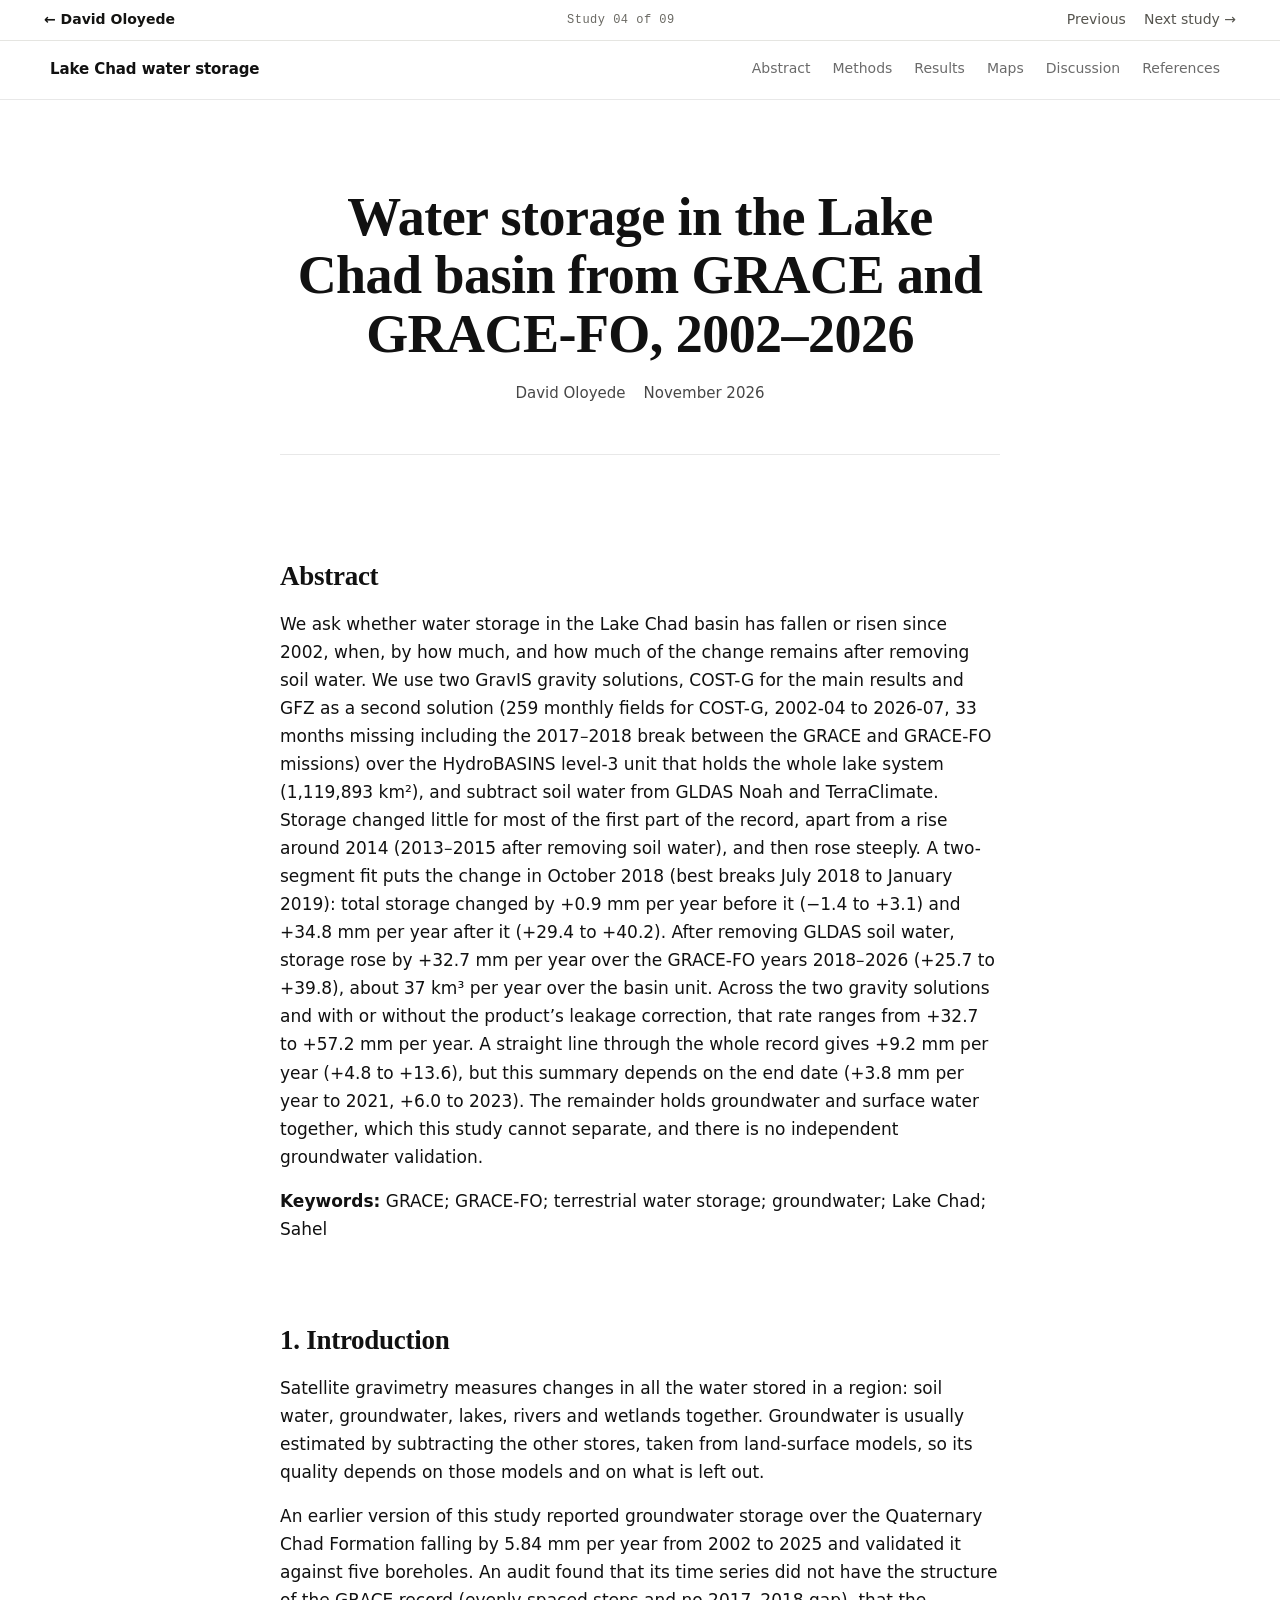
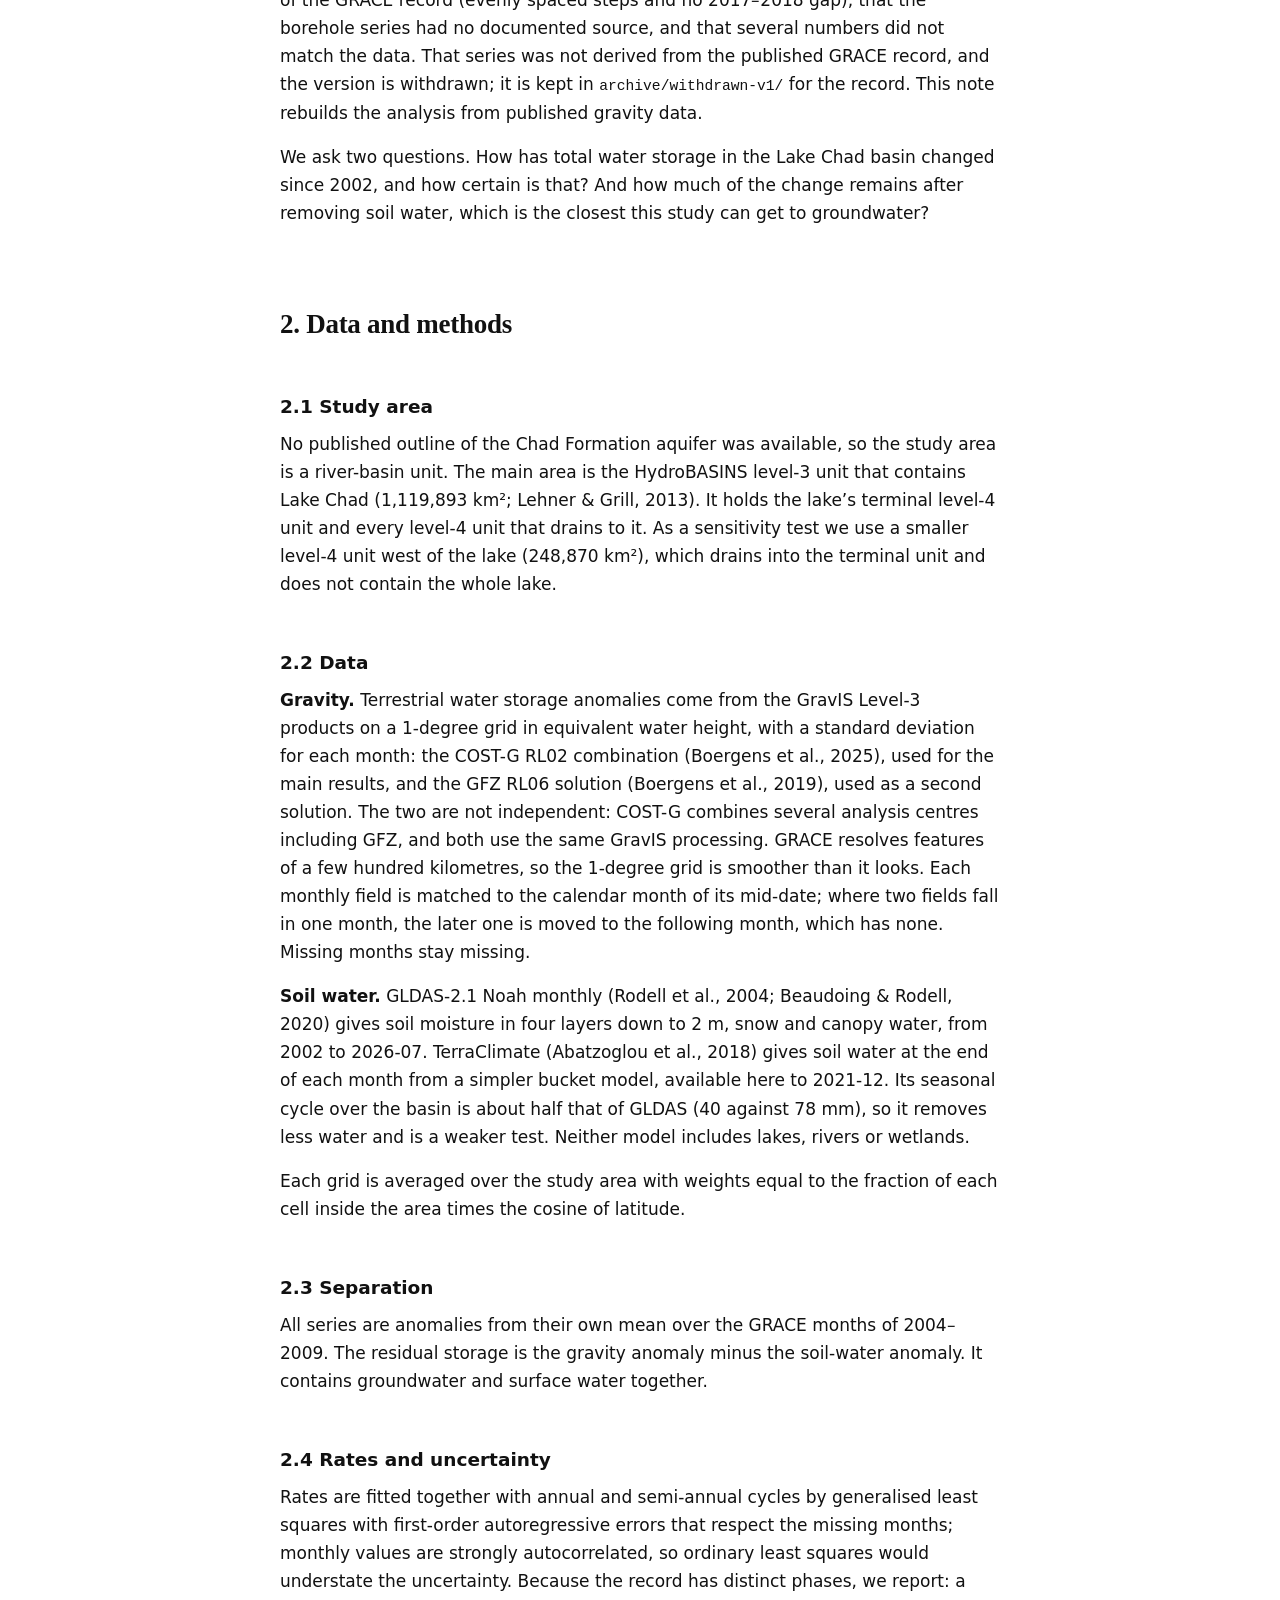
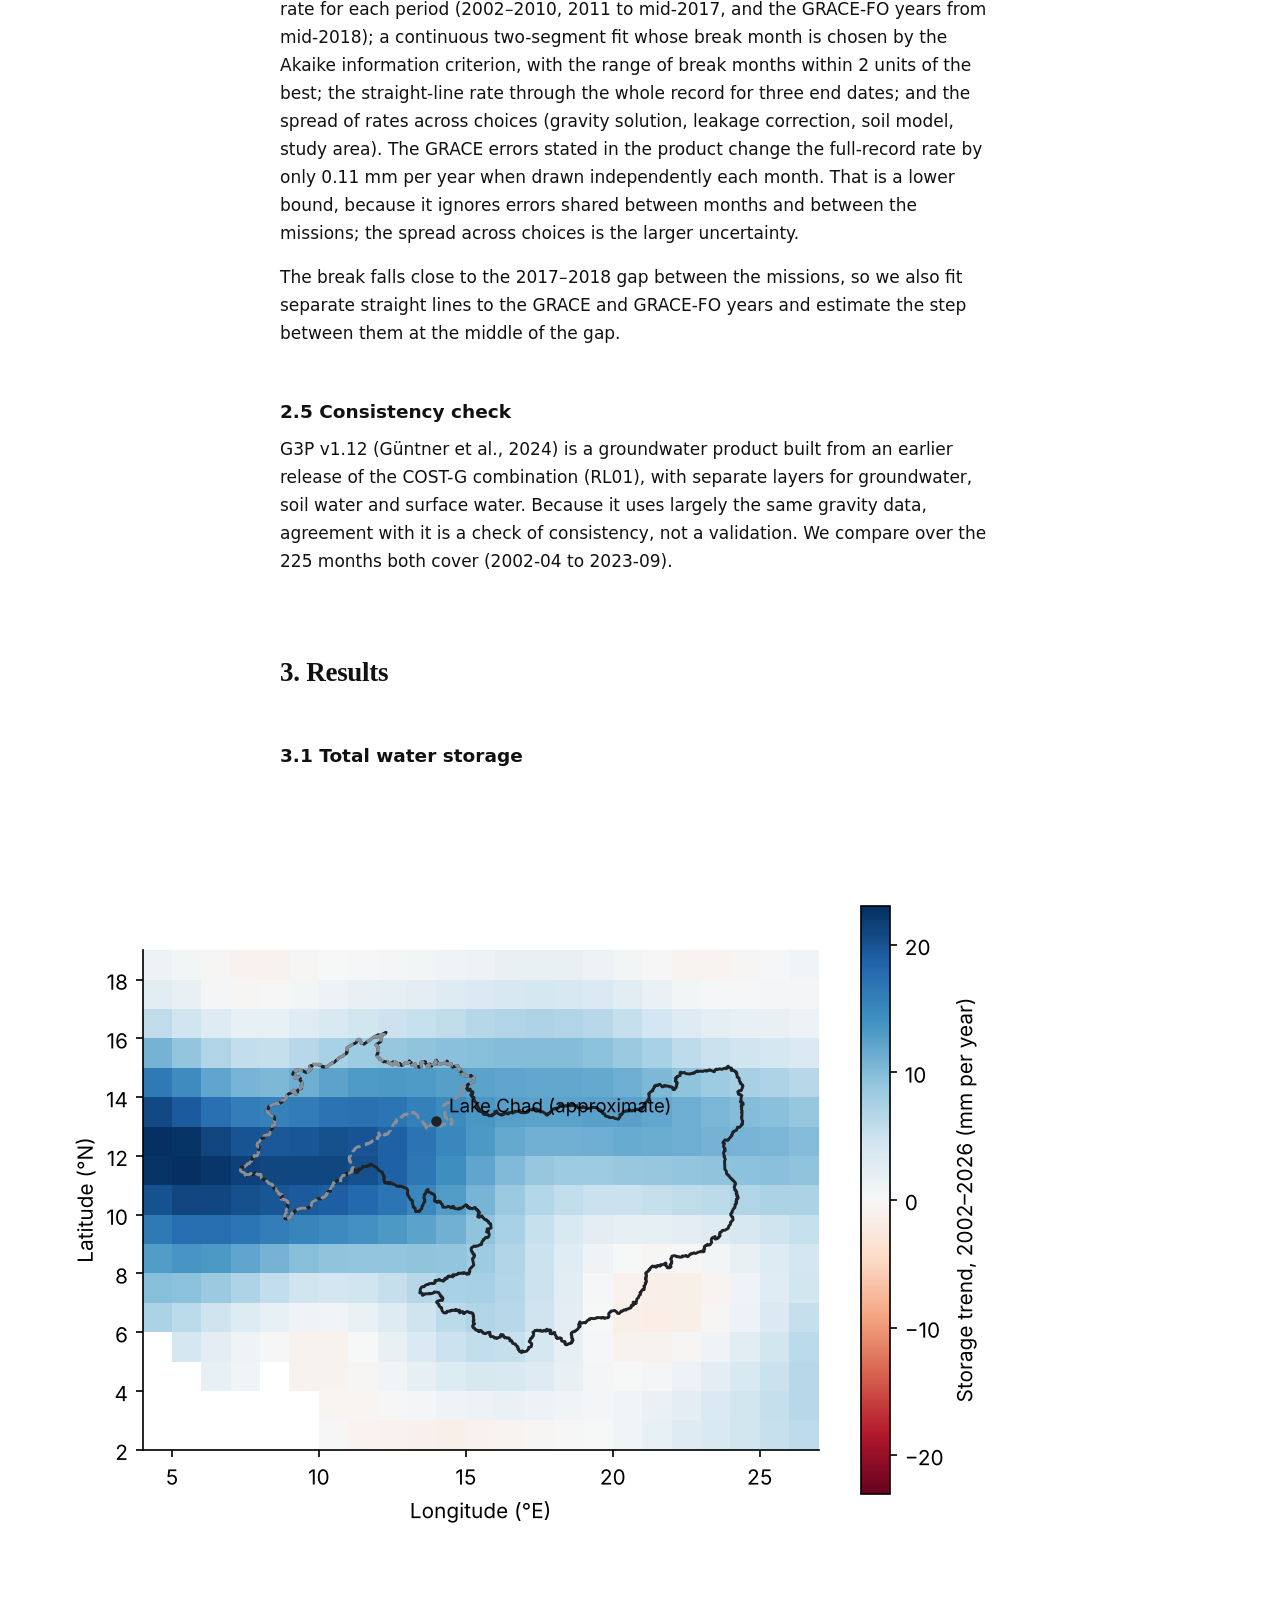
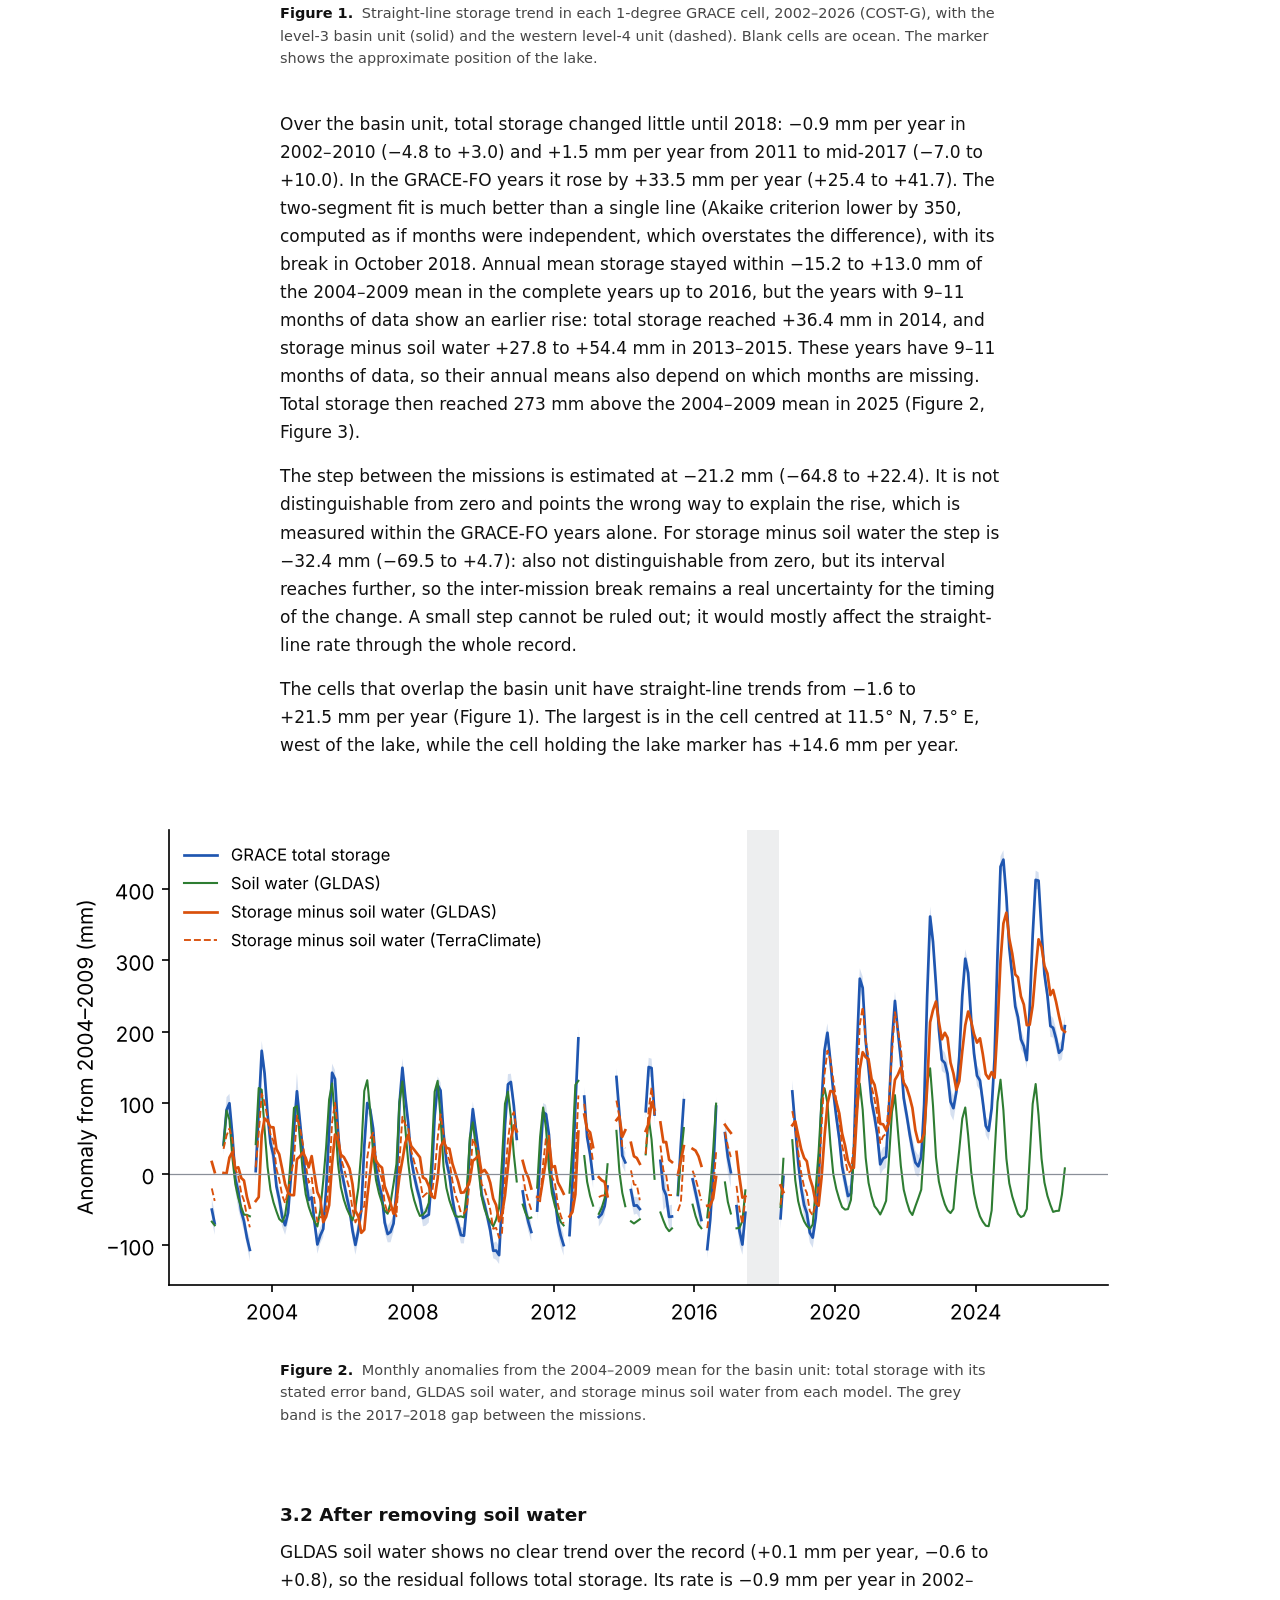
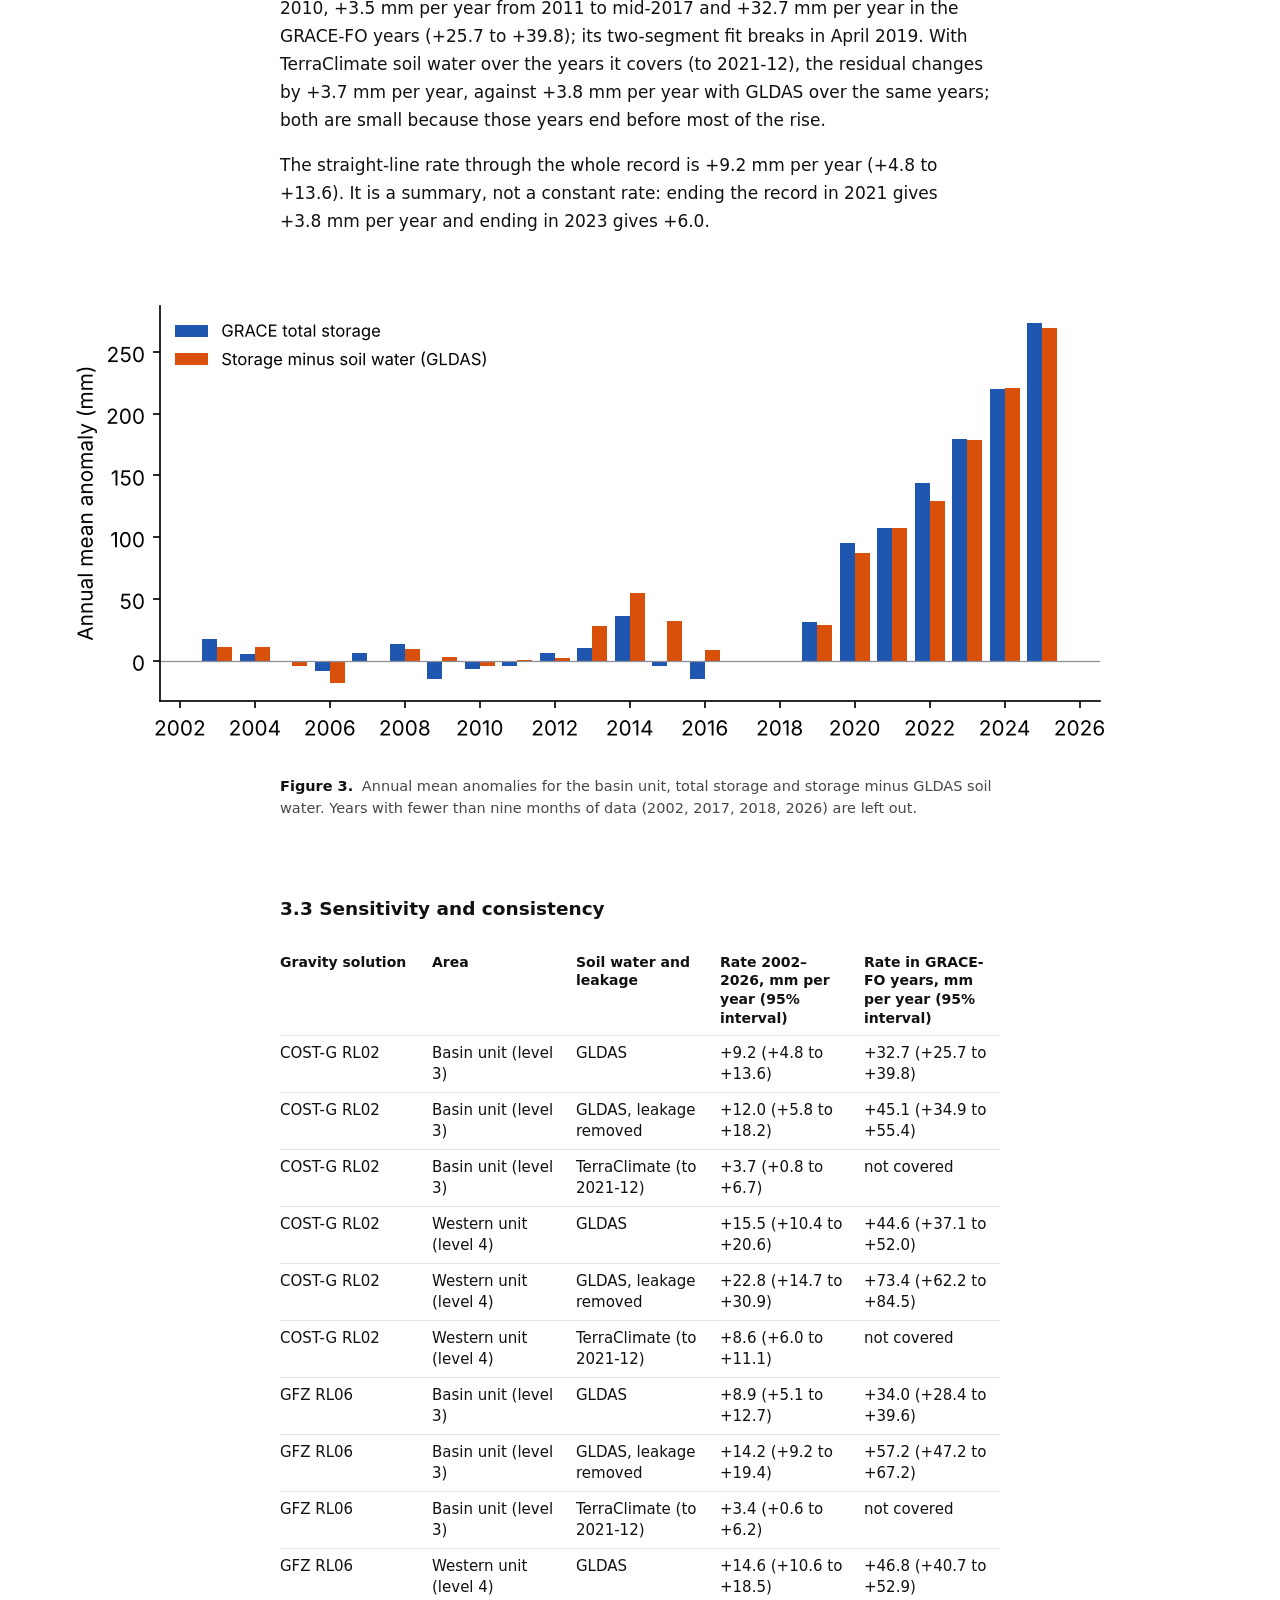
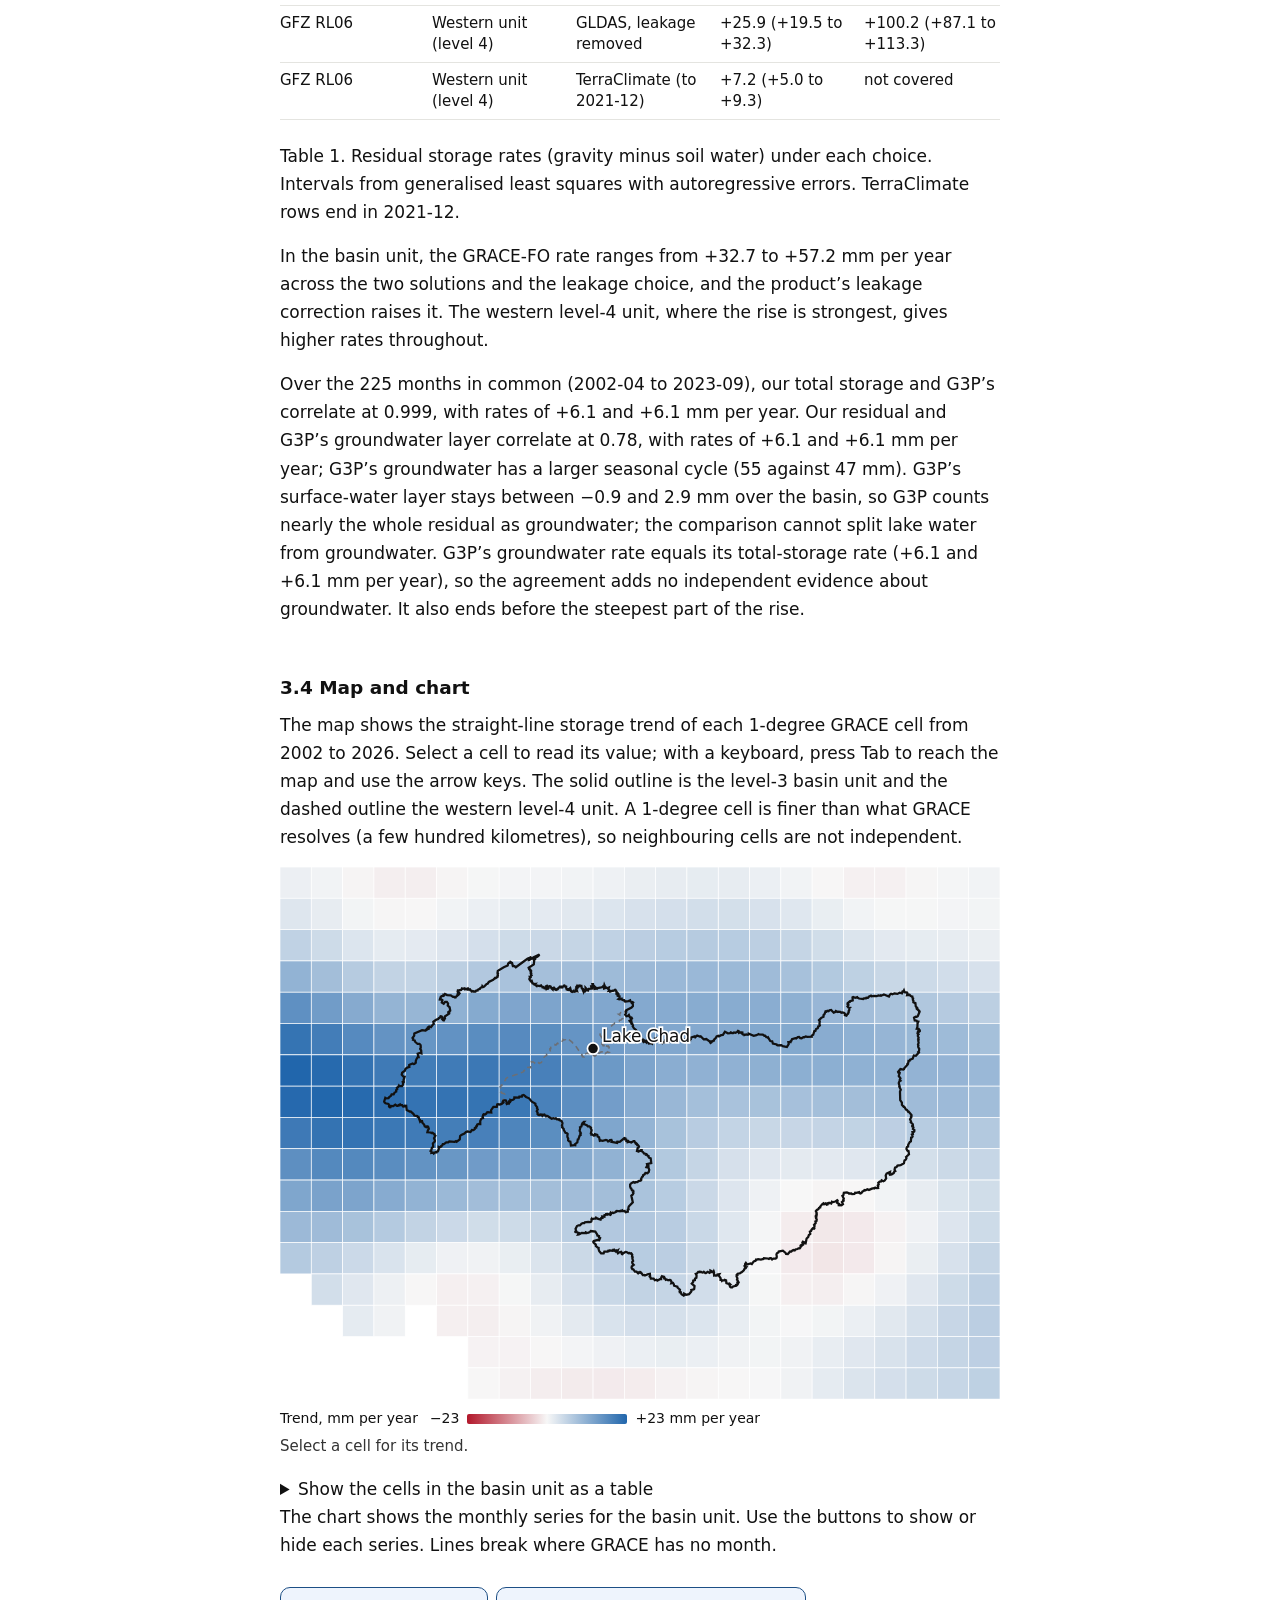
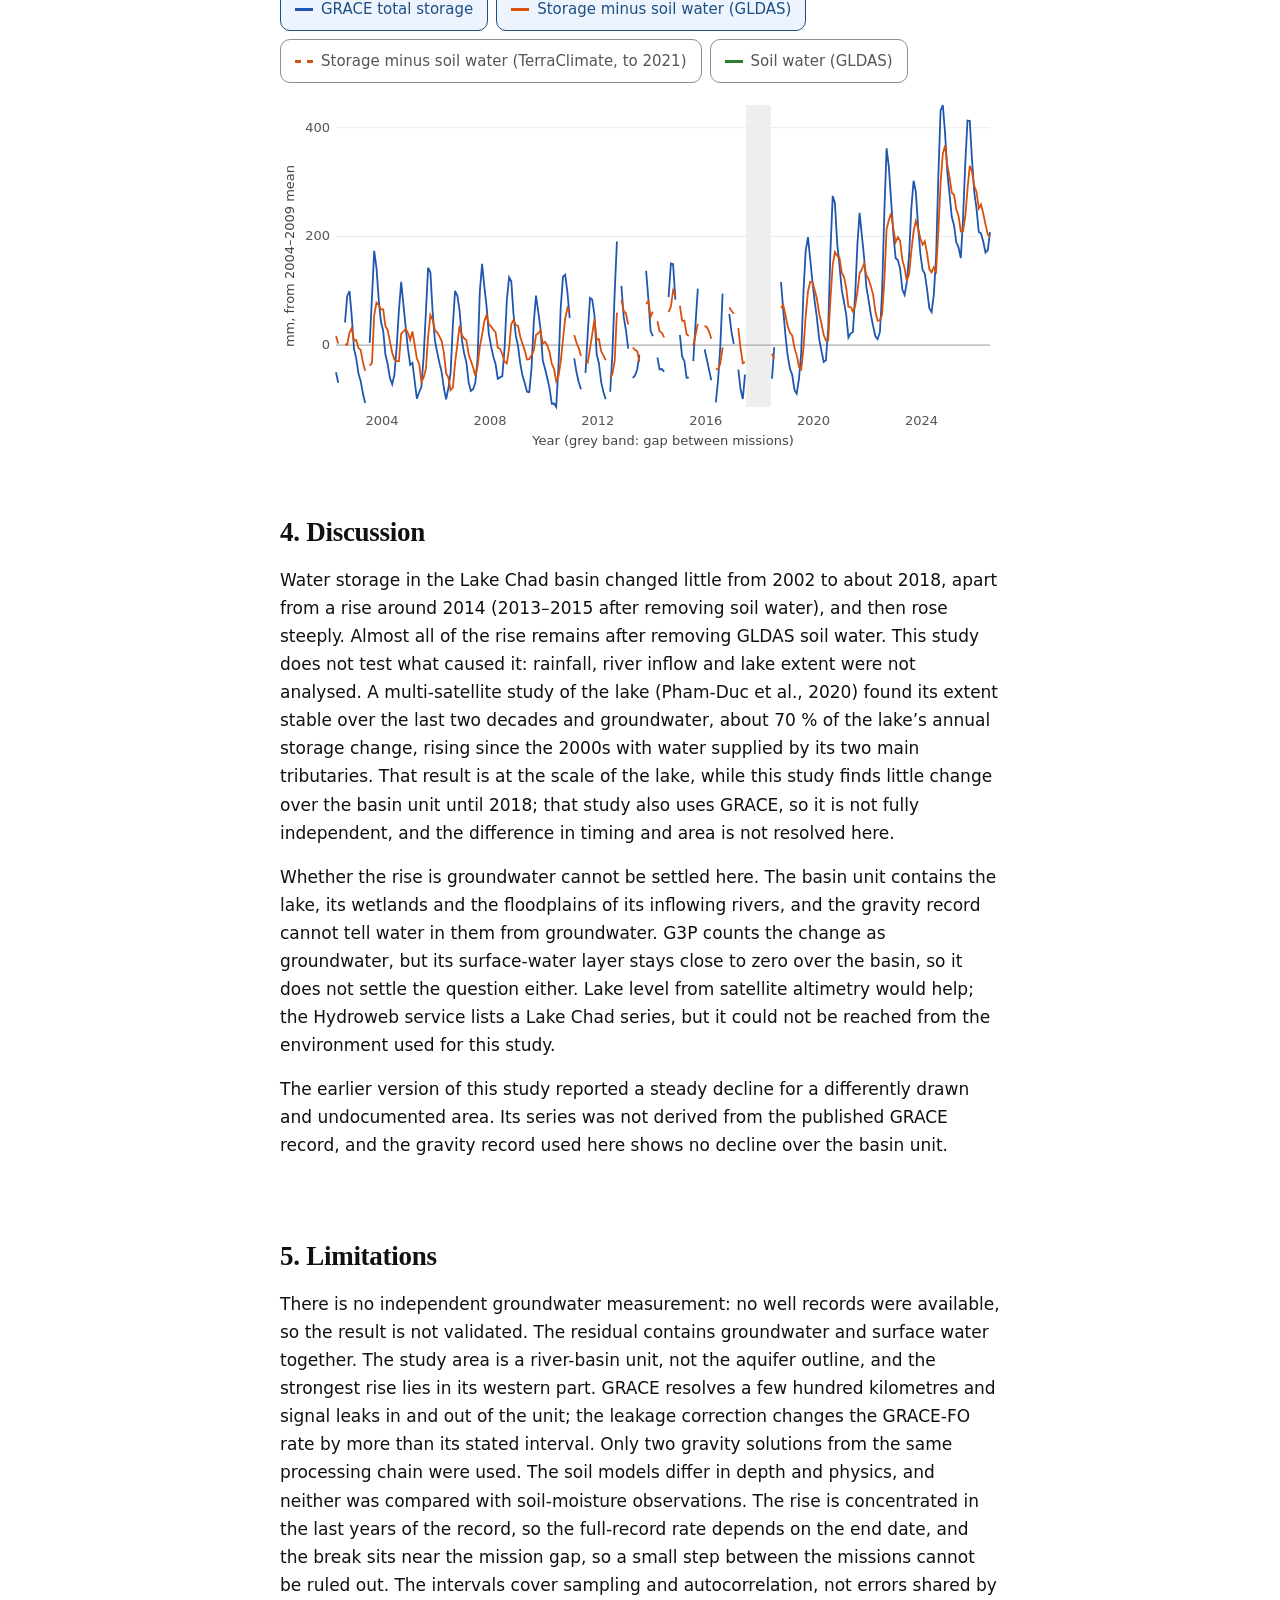
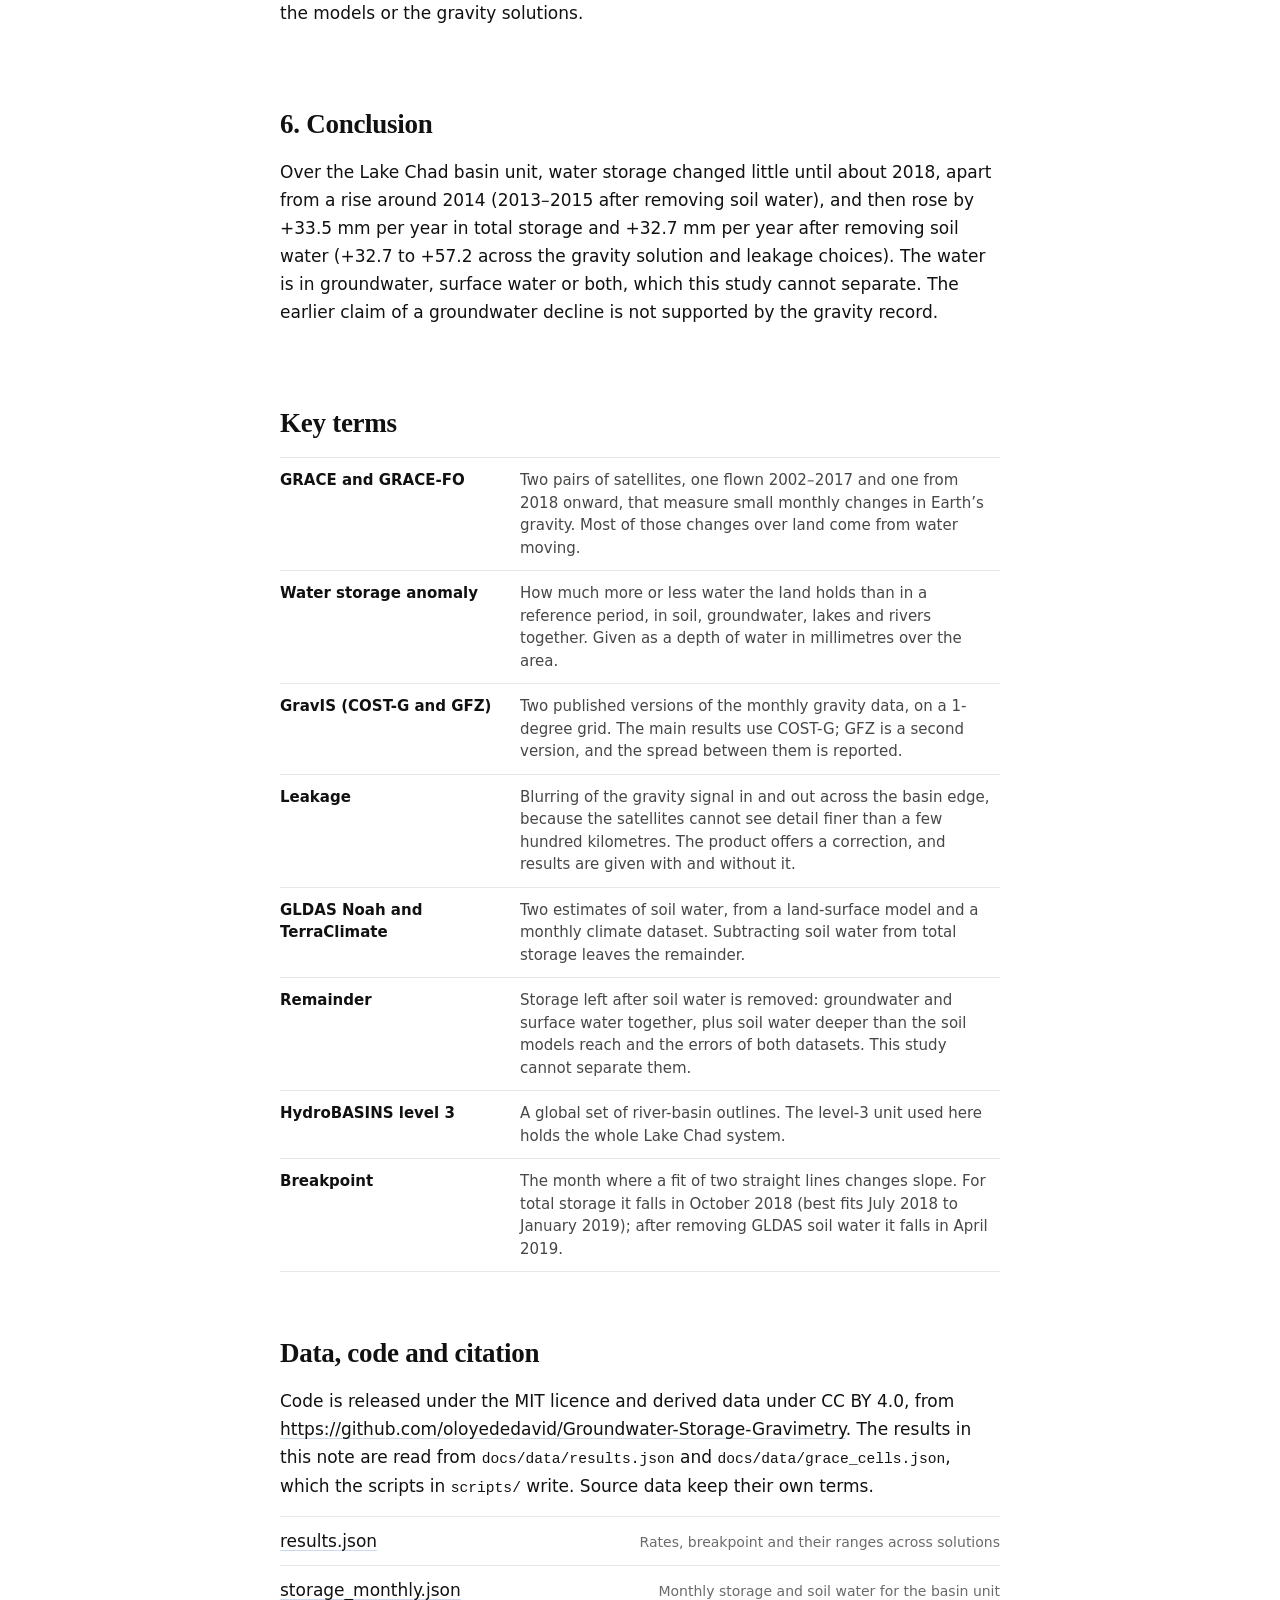
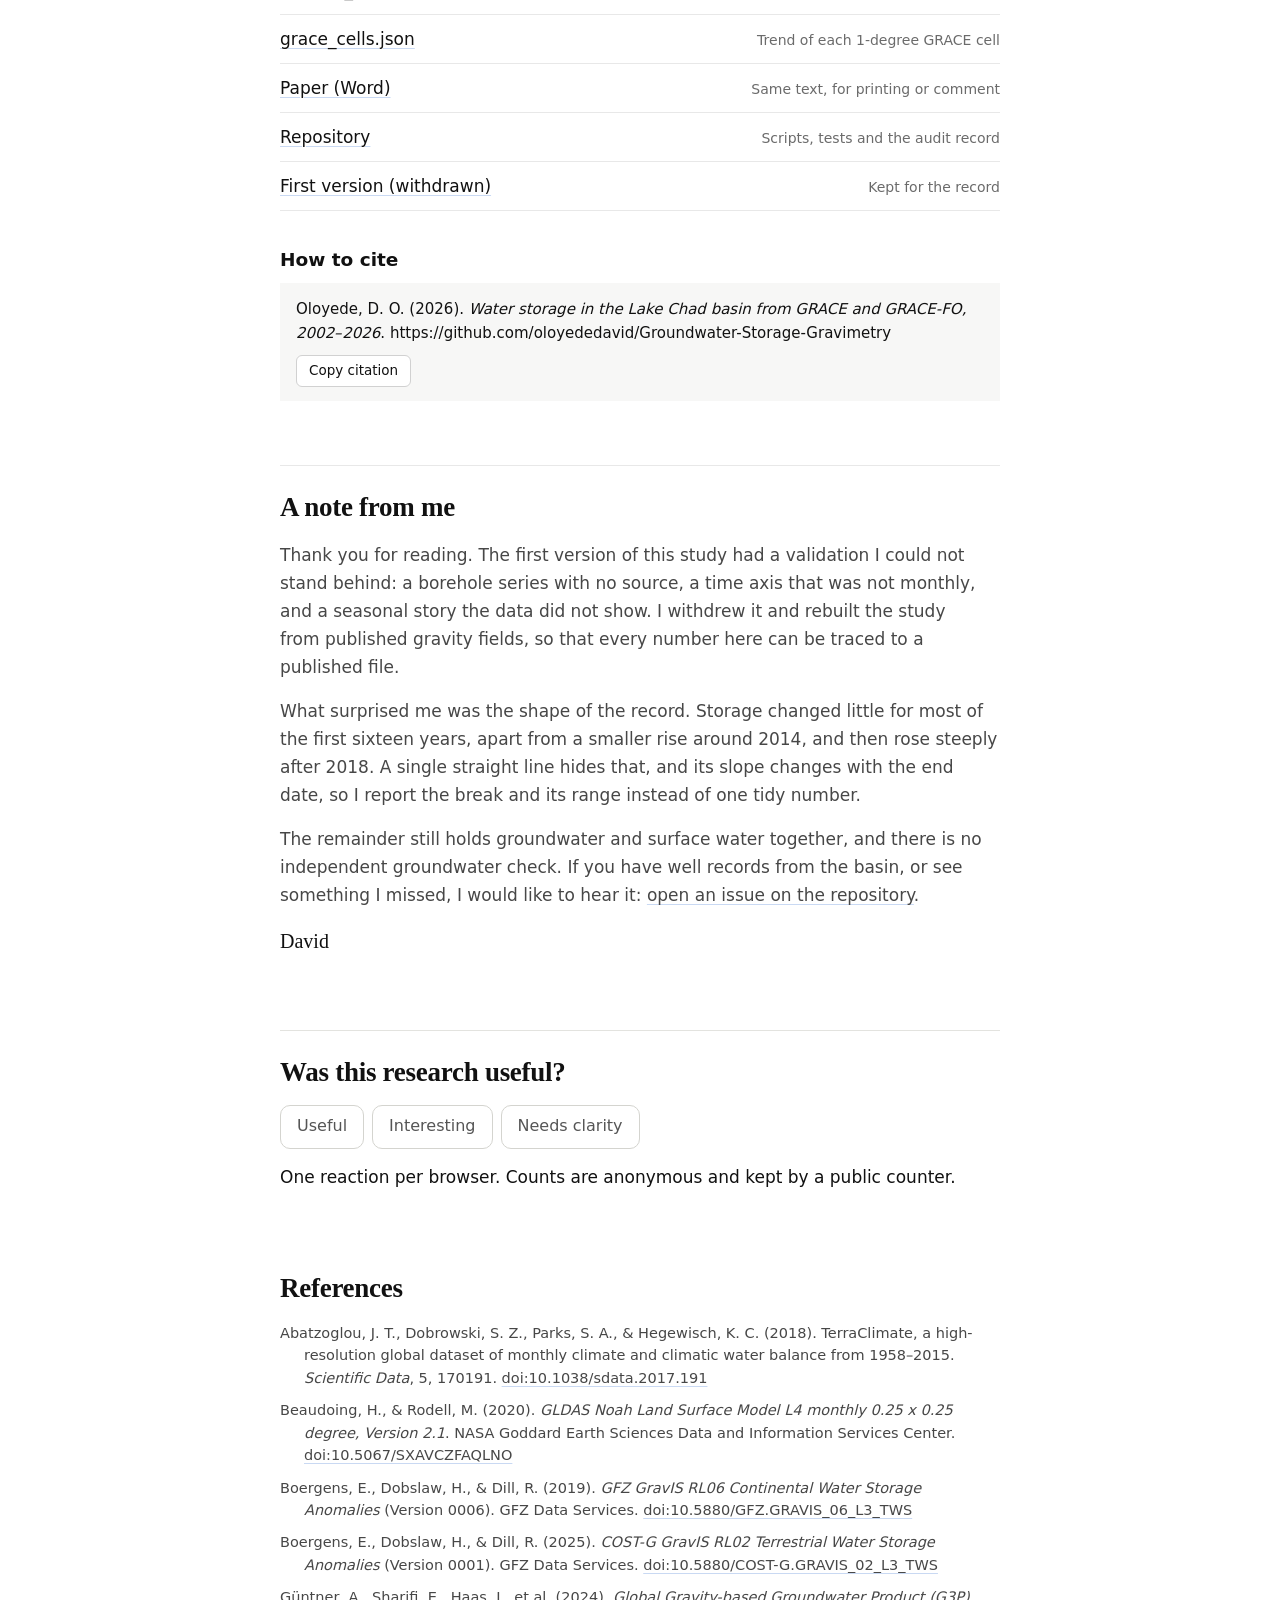
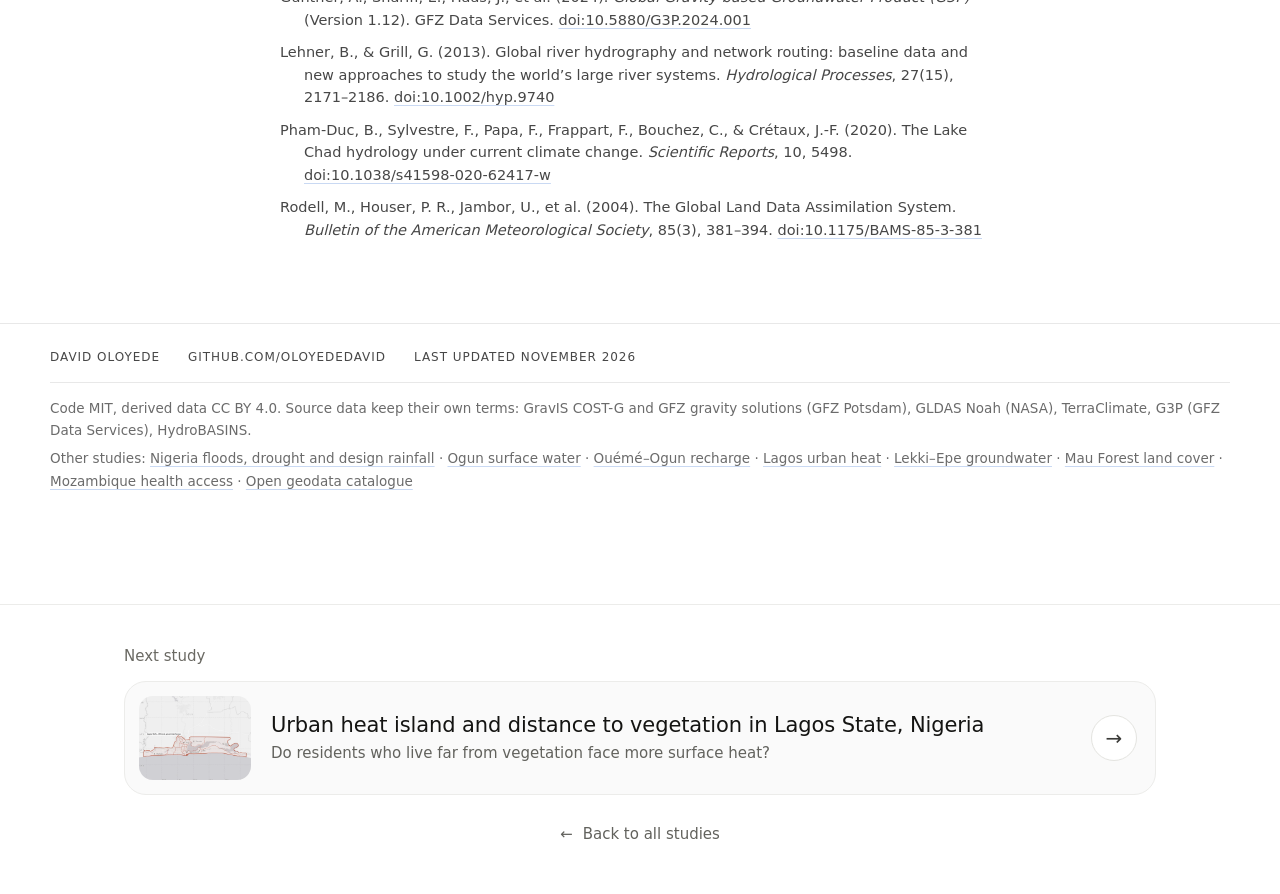
<file: docs/index.html>
<!doctype html>
<html lang="en">
<head>
    <meta charset="UTF-8">
    <meta name="viewport" content="width=device-width, initial-scale=1.0">
    <meta name="color-scheme" content="only light">
    <title>Water storage in the Lake Chad basin from GRACE and GRACE-FO,
2002–2026</title>
<link rel="canonical" href="https://oloyededavid.github.io/Groundwater-Storage-Gravimetry/">
<meta property="og:type" content="article">
<meta property="og:title" content="Water storage in the Lake Chad basin
from GRACE and GRACE-FO, 2002–2026">
<meta property="og:description" content="GRACE water storage over the
Lake Chad basin, 2002-2026: when it changed, by how much, and what is
groundwater.">
<meta property="og:url" content="https://oloyededavid.github.io/Groundwater-Storage-Gravimetry/">
<meta property="og:image" content="https://oloyededavid.github.io/Groundwater-Storage-Gravimetry/assets/og.png">
<meta property="og:image:width" content="1200">
<meta property="og:image:height" content="630">
<meta name="twitter:card" content="summary_large_image">
    <meta name="description" content="GRACE water storage over the Lake
Chad basin, 2002-2026: when it changed, by how much, and what is
groundwater.">
    <meta name="author" content="David Oloyede">
    <link rel="icon" href="data:image/svg+xml,%3Csvg xmlns='http://www.w3.org/2000/svg' viewBox='0 0 32 32'%3E%3Crect width='32' height='32' rx='6' fill='%23111'/%3E%3Ccircle cx='16' cy='16' r='6' fill='%231f56b0'/%3E%3C/svg%3E">
    <link rel="preconnect" href="https://api.fontshare.com">
    <link rel="preconnect" href="https://cdn.fontshare.com" crossorigin>
    <link rel="stylesheet" href="https://api.fontshare.com/v2/css?f[]=satoshi@400,500,700&amp;display=swap">
    <link rel="stylesheet" href="https://api.fontshare.com/v2/css?f[]=zodiak@500,700&amp;display=swap">
    <link rel="stylesheet" href="assets/style.css">
</head>
<body data-counter="oloyededavid-lake-chad-storage-v1" data-store="lake-chad-reaction-1">
<!-- study-bar:start --><style>
.sn-bar{font:400 14px/1.4 'Range Dash','Satoshi',system-ui,-apple-system,'Segoe UI',sans-serif;background:#fff;border-bottom:1px solid #e5e5e1;color:#141412;position:relative;z-index:1000}
.sn-bar .sn-in{max-width:1240px;margin:0 auto;padding:4px 24px;display:flex;align-items:center;justify-content:space-between;gap:16px}
.sn-bar a{color:#141412;text-decoration:none;display:inline-flex;align-items:center;min-height:32px}.sn-bar a:hover{text-decoration:underline;text-underline-offset:4px}
.sn-home{font-weight:700}.sn-pos{color:#6a6963;font-family:ui-monospace,'SF Mono',Menlo,monospace;font-size:12px;letter-spacing:.04em}
.sn-pn{display:flex;gap:18px}.sn-pn a{color:#55544e}
.sn-next{font:400 16px/1.5 'Range Dash','Satoshi',system-ui,-apple-system,'Segoe UI',sans-serif;color:#141412;background:#fff;border-top:1px solid #ececea;margin-top:64px}
.sn-next .sn-in{max-width:1080px;margin:0 auto;padding:40px 24px 48px}
.sn-k{font-size:15px;color:#6a6963;margin:0 0 14px}
.sn-card{display:flex;align-items:center;gap:20px;text-decoration:none;color:inherit;background:#fafafa;border:1px solid #ececea;border-radius:22px;padding:14px 18px 14px 14px;transition:border-color .25s,background .25s}
.sn-card:hover{border-color:#d5d5d1;background:#f6f6f5}
.sn-media{flex:none;width:112px;height:84px;border-radius:14px;overflow:hidden;background:#eee}
.sn-media img{width:100%;height:100%;object-fit:cover;display:block;transition:transform .8s cubic-bezier(.2,.7,.2,1)}
.sn-card:hover .sn-media img{transform:scale(1.05)}
.sn-t{flex:1;min-width:0;display:flex;flex-direction:column;gap:4px}
.sn-t b{font-weight:500;font-size:clamp(17px,1.8vw,21px);line-height:1.25;letter-spacing:-.005em}
.sn-t span{font-size:15px;color:#62625d}
.sn-arrow{flex:none;width:46px;height:46px;border-radius:50%;border:1px solid #e4e4e0;background:#fff;display:grid;place-items:center;font-size:20px;color:#3a3a37;transition:transform .3s cubic-bezier(.2,.7,.2,1)}
.sn-card:hover .sn-arrow{transform:translateX(3px)}
.sn-back{display:flex;justify-content:center;gap:10px;margin-top:28px;font-size:15px;color:#62625d;text-decoration:none}
.sn-back:hover{color:#141412}
@media (max-width:620px){.sn-media{width:72px;height:72px}.sn-t span{display:none}.sn-pos{display:none}}
@media (prefers-reduced-motion:reduce){.sn-media img,.sn-arrow{transition:none}}
</style><nav class="sn-bar" aria-label="Portfolio"><div class="sn-in"><a class="sn-home" href="https://oloyededavid.github.io/geospatial-rs-portfolio/">← David Oloyede</a><span class="sn-pos">Study 04 of 09</span><span class="sn-pn"><a href="https://oloyededavid.github.io/Oueme-Ogun-Groundwater-Recharge/" title="Testing a satellite water balance for groundwater recharge in tropical basement catchments, 2018–2024">Previous</a><a href="https://oloyededavid.github.io/Lagos-Urban-Heat-Analytics/" title="Urban heat island and distance to vegetation in Lagos State, Nigeria, 2020–2024">Next study →</a></span></div></nav><!-- study-bar:end -->
<nav class="skipnav" aria-label="Skip link"><a class="skip" href="#abstract">Skip to the abstract</a></nav>
<noscript><p style="max-width:720px;margin:12px auto;padding:10px 14px;border:1px solid #d9d9d5;border-radius:6px;background:#fff;color:#141412;font:400 14px/1.5 system-ui,sans-serif">Turn on JavaScript to see the maps, charts and the numbers that are read from the data files. The text is readable without it.</p></noscript>
<header class="site-header">
    <div class="site-inner">
        <a class="site-id" href="#top">Lake Chad water storage</a>
        <nav class="toc" aria-label="Sections">
            <a href="#abstract">Abstract</a>
            <a href="#data-and-methods">Methods</a>
            <a href="#results">Results</a>
            <a href="#explore">Maps</a>
            <a href="#discussion">Discussion</a>
            <a href="#references">References</a>
        </nav>
    </div>
    <nav class="toc-phone" aria-label="Sections on phone">
        <a href="#abstract">Abstract</a>
        <a href="#data-and-methods">Methods</a>
        <a href="#results">Results</a>
        <a href="#explore">Maps</a>
        <a href="#discussion">Discussion</a>
        <a href="#references">References</a>
    </nav>
    <div class="progress" aria-hidden="true"><span id="progress"></span></div>
</header>

<main class="article" id="top">
<header class="title">
    <h1>Water storage in the Lake Chad basin from GRACE and GRACE-FO,
2002–2026</h1>
    <p class="sig"><span>David Oloyede</span><span>November
2026</span></p>
</header>

<h2 id="abstract">Abstract</h2>
<p>We ask whether water storage in the Lake Chad basin has fallen or
risen since 2002, when, by how much, and how much of the change remains
after removing soil water. We use two GravIS gravity solutions, COST-G
for the main results and GFZ as a second solution (259 monthly fields
for COST-G, 2002-04 to 2026-07, 33 months missing including the
2017–2018 break between the GRACE and GRACE-FO missions) over the
HydroBASINS level-3 unit that holds the whole lake system (1,119,893
km²), and subtract soil water from GLDAS Noah and TerraClimate. Storage
changed little for most of the first part of the record, apart from a
rise around 2014 (2013–2015 after removing soil water), and then rose
steeply. A two-segment fit puts the change in October 2018 (best breaks
July 2018 to January 2019): total storage changed by +0.9 mm per year
before it (−1.4 to +3.1) and +34.8 mm per year after it (+29.4 to
+40.2). After removing GLDAS soil water, storage rose by +32.7 mm per
year over the GRACE-FO years 2018–2026 (+25.7 to +39.8), about 37 km³
per year over the basin unit. Across the two gravity solutions and with
or without the product’s leakage correction, that rate ranges from +32.7
to +57.2 mm per year. A straight line through the whole record gives
+9.2 mm per year (+4.8 to +13.6), but this summary depends on the end
date (+3.8 mm per year to 2021, +6.0 to 2023). The remainder holds
groundwater and surface water together, which this study cannot
separate, and there is no independent groundwater validation.</p>
<p><strong>Keywords:</strong> GRACE; GRACE-FO; terrestrial water
storage; groundwater; Lake Chad; Sahel</p>
<h2 id="introduction">1. Introduction</h2>
<p>Satellite gravimetry measures changes in all the water stored in a
region: soil water, groundwater, lakes, rivers and wetlands together.
Groundwater is usually estimated by subtracting the other stores, taken
from land-surface models, so its quality depends on those models and on
what is left out.</p>
<p>An earlier version of this study reported groundwater storage over
the Quaternary Chad Formation falling by 5.84 mm per year from 2002 to
2025 and validated it against five boreholes. An audit found that its
time series did not have the structure of the GRACE record (evenly
spaced steps and no 2017–2018 gap), that the borehole series had no
documented source, and that several numbers did not match the data. That
series was not derived from the published GRACE record, and the version
is withdrawn; it is kept in <code>archive/withdrawn-v1/</code> for the
record. This note rebuilds the analysis from published gravity data.</p>
<p>We ask two questions. How has total water storage in the Lake Chad
basin changed since 2002, and how certain is that? And how much of the
change remains after removing soil water, which is the closest this
study can get to groundwater?</p>
<h2 id="data-and-methods">2. Data and methods</h2>
<h3 id="study-area">2.1 Study area</h3>
<p>No published outline of the Chad Formation aquifer was available, so
the study area is a river-basin unit. The main area is the HydroBASINS
level-3 unit that contains Lake Chad (1,119,893 km²; Lehner &amp; Grill,
2013). It holds the lake’s terminal level-4 unit and every level-4 unit
that drains to it. As a sensitivity test we use a smaller level-4 unit
west of the lake (248,870 km²), which drains into the terminal unit and
does not contain the whole lake.</p>
<h3 id="data">2.2 Data</h3>
<p><strong>Gravity.</strong> Terrestrial water storage anomalies come
from the GravIS Level-3 products on a 1-degree grid in equivalent water
height, with a standard deviation for each month: the COST-G RL02
combination (Boergens et al., 2025), used for the main results, and the
GFZ RL06 solution (Boergens et al., 2019), used as a second solution.
The two are not independent: COST-G combines several analysis centres
including GFZ, and both use the same GravIS processing. GRACE resolves
features of a few hundred kilometres, so the 1-degree grid is smoother
than it looks. Each monthly field is matched to the calendar month of
its mid-date; where two fields fall in one month, the later one is moved
to the following month, which has none. Missing months stay missing.</p>
<p><strong>Soil water.</strong> GLDAS-2.1 Noah monthly (Rodell et al.,
2004; Beaudoing &amp; Rodell, 2020) gives soil moisture in four layers
down to 2 m, snow and canopy water, from 2002 to 2026-07. TerraClimate
(Abatzoglou et al., 2018) gives soil water at the end of each month from
a simpler bucket model, available here to 2021-12. Its seasonal cycle
over the basin is about half that of GLDAS (40 against 78 mm), so it
removes less water and is a weaker test. Neither model includes lakes,
rivers or wetlands.</p>
<p>Each grid is averaged over the study area with weights equal to the
fraction of each cell inside the area times the cosine of latitude.</p>
<h3 id="separation">2.3 Separation</h3>
<p>All series are anomalies from their own mean over the GRACE months of
2004–2009. The residual storage is the gravity anomaly minus the
soil-water anomaly. It contains groundwater and surface water
together.</p>
<h3 id="rates-and-uncertainty">2.4 Rates and uncertainty</h3>
<p>Rates are fitted together with annual and semi-annual cycles by
generalised least squares with first-order autoregressive errors that
respect the missing months; monthly values are strongly autocorrelated,
so ordinary least squares would understate the uncertainty. Because the
record has distinct phases, we report: a rate for each period
(2002–2010, 2011 to mid-2017, and the GRACE-FO years from mid-2018); a
continuous two-segment fit whose break month is chosen by the Akaike
information criterion, with the range of break months within 2 units of
the best; the straight-line rate through the whole record for three end
dates; and the spread of rates across choices (gravity solution, leakage
correction, soil model, study area). The GRACE errors stated in the
product change the full-record rate by only 0.11 mm per year when drawn
independently each month. That is a lower bound, because it ignores
errors shared between months and between the missions; the spread across
choices is the larger uncertainty.</p>
<p>The break falls close to the 2017–2018 gap between the missions, so
we also fit separate straight lines to the GRACE and GRACE-FO years and
estimate the step between them at the middle of the gap.</p>
<h3 id="consistency-check">2.5 Consistency check</h3>
<p>G3P v1.12 (Güntner et al., 2024) is a groundwater product built from
an earlier release of the COST-G combination (RL01), with separate
layers for groundwater, soil water and surface water. Because it uses
largely the same gravity data, agreement with it is a check of
consistency, not a validation. We compare over the 225 months both cover
(2002-04 to 2023-09).</p>
<h2 id="results">3. Results</h2>
<h3 id="total-water-storage">3.1 Total water storage</h3>
<figure class="wide" id="fig-1">
<img src="assets/figures/fig1_area.png" width="960" height="780" loading="lazy" alt="Straight-line storage trend in each 1-degree GRACE cell, 2002–2026 (COST-G), with the level-3 basin unit (solid) and the western level-4 unit (dashed). Blank cells are ocean. The marker shows the approximate position of the lake.">
<figcaption>
<b>Figure 1.</b> Straight-line storage trend in each 1-degree GRACE
cell, 2002–2026 (COST-G), with the level-3 basin unit (solid) and the
western level-4 unit (dashed). Blank cells are ocean. The marker shows
the approximate position of the lake.
</figcaption>
</figure>
<p>Over the basin unit, total storage changed little until 2018: −0.9 mm
per year in 2002–2010 (−4.8 to +3.0) and +1.5 mm per year from 2011 to
mid-2017 (−7.0 to +10.0). In the GRACE-FO years it rose by +33.5 mm per
year (+25.4 to +41.7). The two-segment fit is much better than a single
line (Akaike criterion lower by 350, computed as if months were
independent, which overstates the difference), with its break in October
2018. Annual mean storage stayed within −15.2 to +13.0 mm of the
2004–2009 mean in the complete years up to 2016, but the years with 9–11
months of data show an earlier rise: total storage reached +36.4 mm in
2014, and storage minus soil water +27.8 to +54.4 mm in 2013–2015. These
years have 9–11 months of data, so their annual means also depend on
which months are missing. Total storage then reached 273 mm above the
2004–2009 mean in 2025 (Figure 2, Figure 3).</p>
<p>The step between the missions is estimated at −21.2 mm (−64.8 to
+22.4). It is not distinguishable from zero and points the wrong way to
explain the rise, which is measured within the GRACE-FO years alone. For
storage minus soil water the step is −32.4 mm (−69.5 to +4.7): also not
distinguishable from zero, but its interval reaches further, so the
inter-mission break remains a real uncertainty for the timing of the
change. A small step cannot be ruled out; it would mostly affect the
straight-line rate through the whole record.</p>
<p>The cells that overlap the basin unit have straight-line trends from
−1.6 to +21.5 mm per year (Figure 1). The largest is in the cell centred
at 11.5° N, 7.5° E, west of the lake, while the cell holding the lake
marker has +14.6 mm per year.</p>
<figure class="wide" id="fig-2">
<img src="assets/figures/fig2_monthly.png" width="1080" height="540" loading="lazy" alt="Monthly anomalies from the 2004–2009 mean for the basin unit: total storage with its stated error band, GLDAS soil water, and storage minus soil water from each model. The grey band is the 2017–2018 gap between the missions.">
<figcaption>
<b>Figure 2.</b> Monthly anomalies from the 2004–2009 mean for the basin
unit: total storage with its stated error band, GLDAS soil water, and
storage minus soil water from each model. The grey band is the 2017–2018
gap between the missions.
</figcaption>
</figure>
<h3 id="after-removing-soil-water">3.2 After removing soil water</h3>
<p>GLDAS soil water shows no clear trend over the record (+0.1 mm per
year, −0.6 to +0.8), so the residual follows total storage. Its rate is
−0.9 mm per year in 2002–2010, +3.5 mm per year from 2011 to mid-2017
and +32.7 mm per year in the GRACE-FO years (+25.7 to +39.8); its
two-segment fit breaks in April 2019. With TerraClimate soil water over
the years it covers (to 2021-12), the residual changes by +3.7 mm per
year, against +3.8 mm per year with GLDAS over the same years; both are
small because those years end before most of the rise.</p>
<p>The straight-line rate through the whole record is +9.2 mm per year
(+4.8 to +13.6). It is a summary, not a constant rate: ending the record
in 2021 gives +3.8 mm per year and ending in 2023 gives +6.0.</p>
<figure class="wide" id="fig-3">
<img src="assets/figures/fig3_annual.png" width="1080" height="480" loading="lazy" alt="Annual mean anomalies for the basin unit, total storage and storage minus GLDAS soil water. Years with fewer than nine months of data (2002, 2017, 2018, 2026) are left out.">
<figcaption>
<b>Figure 3.</b> Annual mean anomalies for the basin unit, total storage
and storage minus GLDAS soil water. Years with fewer than nine months of
data (2002, 2017, 2018, 2026) are left out.
</figcaption>
</figure>
<h3 id="sensitivity-and-consistency">3.3 Sensitivity and
consistency</h3>
<table>
<colgroup>
<col style="width: 20%" />
<col style="width: 20%" />
<col style="width: 20%" />
<col style="width: 20%" />
<col style="width: 20%" />
</colgroup>
<thead>
<tr class="header">
<th style="text-align: left;">Gravity solution</th>
<th style="text-align: left;">Area</th>
<th style="text-align: left;">Soil water and leakage</th>
<th style="text-align: left;">Rate 2002–2026, mm per year (95%
interval)</th>
<th style="text-align: left;">Rate in GRACE-FO years, mm per year (95%
interval)</th>
</tr>
</thead>
<tbody>
<tr class="odd">
<td style="text-align: left;">COST-G RL02</td>
<td style="text-align: left;">Basin unit (level 3)</td>
<td style="text-align: left;">GLDAS</td>
<td style="text-align: left;">+9.2 (+4.8 to +13.6)</td>
<td style="text-align: left;">+32.7 (+25.7 to +39.8)</td>
</tr>
<tr class="even">
<td style="text-align: left;">COST-G RL02</td>
<td style="text-align: left;">Basin unit (level 3)</td>
<td style="text-align: left;">GLDAS, leakage removed</td>
<td style="text-align: left;">+12.0 (+5.8 to +18.2)</td>
<td style="text-align: left;">+45.1 (+34.9 to +55.4)</td>
</tr>
<tr class="odd">
<td style="text-align: left;">COST-G RL02</td>
<td style="text-align: left;">Basin unit (level 3)</td>
<td style="text-align: left;">TerraClimate (to 2021-12)</td>
<td style="text-align: left;">+3.7 (+0.8 to +6.7)</td>
<td style="text-align: left;">not covered</td>
</tr>
<tr class="even">
<td style="text-align: left;">COST-G RL02</td>
<td style="text-align: left;">Western unit (level 4)</td>
<td style="text-align: left;">GLDAS</td>
<td style="text-align: left;">+15.5 (+10.4 to +20.6)</td>
<td style="text-align: left;">+44.6 (+37.1 to +52.0)</td>
</tr>
<tr class="odd">
<td style="text-align: left;">COST-G RL02</td>
<td style="text-align: left;">Western unit (level 4)</td>
<td style="text-align: left;">GLDAS, leakage removed</td>
<td style="text-align: left;">+22.8 (+14.7 to +30.9)</td>
<td style="text-align: left;">+73.4 (+62.2 to +84.5)</td>
</tr>
<tr class="even">
<td style="text-align: left;">COST-G RL02</td>
<td style="text-align: left;">Western unit (level 4)</td>
<td style="text-align: left;">TerraClimate (to 2021-12)</td>
<td style="text-align: left;">+8.6 (+6.0 to +11.1)</td>
<td style="text-align: left;">not covered</td>
</tr>
<tr class="odd">
<td style="text-align: left;">GFZ RL06</td>
<td style="text-align: left;">Basin unit (level 3)</td>
<td style="text-align: left;">GLDAS</td>
<td style="text-align: left;">+8.9 (+5.1 to +12.7)</td>
<td style="text-align: left;">+34.0 (+28.4 to +39.6)</td>
</tr>
<tr class="even">
<td style="text-align: left;">GFZ RL06</td>
<td style="text-align: left;">Basin unit (level 3)</td>
<td style="text-align: left;">GLDAS, leakage removed</td>
<td style="text-align: left;">+14.2 (+9.2 to +19.4)</td>
<td style="text-align: left;">+57.2 (+47.2 to +67.2)</td>
</tr>
<tr class="odd">
<td style="text-align: left;">GFZ RL06</td>
<td style="text-align: left;">Basin unit (level 3)</td>
<td style="text-align: left;">TerraClimate (to 2021-12)</td>
<td style="text-align: left;">+3.4 (+0.6 to +6.2)</td>
<td style="text-align: left;">not covered</td>
</tr>
<tr class="even">
<td style="text-align: left;">GFZ RL06</td>
<td style="text-align: left;">Western unit (level 4)</td>
<td style="text-align: left;">GLDAS</td>
<td style="text-align: left;">+14.6 (+10.6 to +18.5)</td>
<td style="text-align: left;">+46.8 (+40.7 to +52.9)</td>
</tr>
<tr class="odd">
<td style="text-align: left;">GFZ RL06</td>
<td style="text-align: left;">Western unit (level 4)</td>
<td style="text-align: left;">GLDAS, leakage removed</td>
<td style="text-align: left;">+25.9 (+19.5 to +32.3)</td>
<td style="text-align: left;">+100.2 (+87.1 to +113.3)</td>
</tr>
<tr class="even">
<td style="text-align: left;">GFZ RL06</td>
<td style="text-align: left;">Western unit (level 4)</td>
<td style="text-align: left;">TerraClimate (to 2021-12)</td>
<td style="text-align: left;">+7.2 (+5.0 to +9.3)</td>
<td style="text-align: left;">not covered</td>
</tr>
</tbody>
</table>
<p>Table 1. Residual storage rates (gravity minus soil water) under each
choice. Intervals from generalised least squares with autoregressive
errors. TerraClimate rows end in 2021-12.</p>
<p>In the basin unit, the GRACE-FO rate ranges from +32.7 to +57.2 mm
per year across the two solutions and the leakage choice, and the
product’s leakage correction raises it. The western level-4 unit, where
the rise is strongest, gives higher rates throughout.</p>
<p>Over the 225 months in common (2002-04 to 2023-09), our total storage
and G3P’s correlate at 0.999, with rates of +6.1 and +6.1 mm per year.
Our residual and G3P’s groundwater layer correlate at 0.78, with rates
of +6.1 and +6.1 mm per year; G3P’s groundwater has a larger seasonal
cycle (55 against 47 mm). G3P’s surface-water layer stays between −0.9
and 2.9 mm over the basin, so G3P counts nearly the whole residual as
groundwater; the comparison cannot split lake water from groundwater.
G3P’s groundwater rate equals its total-storage rate (+6.1 and +6.1 mm
per year), so the agreement adds no independent evidence about
groundwater. It also ends before the steepest part of the rise.</p>
<h3 id="explore">3.4 Map and chart</h3>
<p>The map shows the straight-line storage trend of each 1-degree GRACE cell from 2002 to 2026. Select a cell to read its value; with a keyboard, press Tab to reach the map and use the arrow keys. The solid outline is the level-3 basin unit and the dashed outline the western level-4 unit. A 1-degree cell is finer than what GRACE resolves (a few hundred kilometres), so neighbouring cells are not independent.</p>
<div id="gr-map" class="gr-map"></div>
<div class="gr-legend"><span class="gr-legend-title">Trend, mm per year</span><span id="gr-lim-lo"></span><span id="gr-bar" class="gr-bar" aria-hidden="true"></span><span id="gr-lim-hi"></span></div>
<p id="gr-readout" class="gr-readout" role="status" aria-live="polite">Select a cell for its trend.</p>
<details class="gr-cells"><summary>Show the cells in the basin unit as a table</summary><div id="gr-table"></div></details>
<p>The chart shows the monthly series for the basin unit. Use the buttons to show or hide each series. Lines break where GRACE has no month.</p>
<div id="gr-toggles" class="gr-toggles" role="group" aria-label="Series shown in the chart"></div>
<div id="gr-chart" class="gr-chart"></div>
<h2 id="discussion">4. Discussion</h2>
<p>Water storage in the Lake Chad basin changed little from 2002 to
about 2018, apart from a rise around 2014 (2013–2015 after removing soil
water), and then rose steeply. Almost all of the rise remains after
removing GLDAS soil water. This study does not test what caused it:
rainfall, river inflow and lake extent were not analysed. A
multi-satellite study of the lake (Pham-Duc et al., 2020) found its
extent stable over the last two decades and groundwater, about 70 % of
the lake’s annual storage change, rising since the 2000s with water
supplied by its two main tributaries. That result is at the scale of the
lake, while this study finds little change over the basin unit until
2018; that study also uses GRACE, so it is not fully independent, and
the difference in timing and area is not resolved here.</p>
<p>Whether the rise is groundwater cannot be settled here. The basin
unit contains the lake, its wetlands and the floodplains of its
inflowing rivers, and the gravity record cannot tell water in them from
groundwater. G3P counts the change as groundwater, but its surface-water
layer stays close to zero over the basin, so it does not settle the
question either. Lake level from satellite altimetry would help; the
Hydroweb service lists a Lake Chad series, but it could not be reached
from the environment used for this study.</p>
<p>The earlier version of this study reported a steady decline for a
differently drawn and undocumented area. Its series was not derived from
the published GRACE record, and the gravity record used here shows no
decline over the basin unit.</p>
<h2 id="limitations">5. Limitations</h2>
<p>There is no independent groundwater measurement: no well records were
available, so the result is not validated. The residual contains
groundwater and surface water together. The study area is a river-basin
unit, not the aquifer outline, and the strongest rise lies in its
western part. GRACE resolves a few hundred kilometres and signal leaks
in and out of the unit; the leakage correction changes the GRACE-FO rate
by more than its stated interval. Only two gravity solutions from the
same processing chain were used. The soil models differ in depth and
physics, and neither was compared with soil-moisture observations. The
rise is concentrated in the last years of the record, so the full-record
rate depends on the end date, and the break sits near the mission gap,
so a small step between the missions cannot be ruled out. The intervals
cover sampling and autocorrelation, not errors shared by the models or
the gravity solutions.</p>
<h2 id="conclusion">6. Conclusion</h2>
<p>Over the Lake Chad basin unit, water storage changed little until
about 2018, apart from a rise around 2014 (2013–2015 after removing soil
water), and then rose by +33.5 mm per year in total storage and +32.7 mm
per year after removing soil water (+32.7 to +57.2 across the gravity
solution and leakage choices). The water is in groundwater, surface
water or both, which this study cannot separate. The earlier claim of a
groundwater decline is not supported by the gravity record.</p>
<!-- page-end:start -->
<section id="key-terms" aria-labelledby="h-terms">
    <h2 id="h-terms">Key terms</h2>
    <dl class="glossary">
        <dt>GRACE and GRACE-FO</dt><dd>Two pairs of satellites, one flown 2002–2017 and one from 2018 onward, that measure small monthly changes in Earth’s gravity. Most of those changes over land come from water moving.</dd>
        <dt>Water storage anomaly</dt><dd>How much more or less water the land holds than in a reference period, in soil, groundwater, lakes and rivers together. Given as a depth of water in millimetres over the area.</dd>
        <dt>GravIS (COST-G and GFZ)</dt><dd>Two published versions of the monthly gravity data, on a 1-degree grid. The main results use COST-G; GFZ is a second version, and the spread between them is reported.</dd>
        <dt>Leakage</dt><dd>Blurring of the gravity signal in and out across the basin edge, because the satellites cannot see detail finer than a few hundred kilometres. The product offers a correction, and results are given with and without it.</dd>
        <dt>GLDAS Noah and TerraClimate</dt><dd>Two estimates of soil water, from a land-surface model and a monthly climate dataset. Subtracting soil water from total storage leaves the remainder.</dd>
        <dt>Remainder</dt><dd>Storage left after soil water is removed: groundwater and surface water together, plus soil water deeper than the soil models reach and the errors of both datasets. This study cannot separate them.</dd>
        <dt>HydroBASINS level 3</dt><dd>A global set of river-basin outlines. The level-3 unit used here holds the whole Lake Chad system.</dd>
        <dt>Breakpoint</dt><dd>The month where a fit of two straight lines changes slope. For total storage it falls in October 2018 (best fits July 2018 to January 2019); after removing GLDAS soil water it falls in April 2019.</dd>
    </dl>
</section>

<section id="data-code" aria-labelledby="h-dc">
    <h2 id="h-dc">Data, code and citation</h2>
    <p>Code is released under the MIT licence and derived data under CC BY
4.0, from <a
href="https://github.com/oloyededavid/Groundwater-Storage-Gravimetry"
class="uri">https://github.com/oloyededavid/Groundwater-Storage-Gravimetry</a>.
The results in this note are read from
<code>docs/data/results.json</code> and
<code>docs/data/grace_cells.json</code>, which the scripts in
<code>scripts/</code> write. Source data keep their own terms.</p>
    <ul class="downloads">
        <li><a href="data/results.json" download>results.json</a><span>Rates, breakpoint and their ranges across solutions</span></li>
        <li><a href="data/storage_monthly.json" download>storage_monthly.json</a><span>Monthly storage and soil water for the basin unit</span></li>
        <li><a href="data/grace_cells.json" download>grace_cells.json</a><span>Trend of each 1-degree GRACE cell</span></li>
        <li><a href="https://github.com/oloyededavid/Groundwater-Storage-Gravimetry/raw/main/paper/paper.docx">Paper (Word)</a><span>Same text, for printing or comment</span></li>
        <li><a href="https://github.com/oloyededavid/Groundwater-Storage-Gravimetry">Repository</a><span>Scripts, tests and the audit record</span></li>
        <li><a href="https://github.com/oloyededavid/Groundwater-Storage-Gravimetry/tree/main/archive/withdrawn-v1">First version (withdrawn)</a><span>Kept for the record</span></li>
    </ul>
    <h3 id="cite">How to cite</h3>
    <div class="citation">
        <p id="cite-text">Oloyede, D. O. (2026). <i>Water storage in the Lake Chad basin from GRACE and GRACE-FO, 2002–2026</i>. https://github.com/oloyededavid/Groundwater-Storage-Gravimetry</p>
        <button type="button" class="button" id="copy-cite">Copy citation</button>
    </div>
</section>

<section class="note" aria-labelledby="h-note">
    <h2 id="h-note">A note from me</h2>
    <p>Thank you for reading. The first version of this study had a validation I could not stand behind: a borehole series with no source, a time axis that was not monthly, and a seasonal story the data did not show. I withdrew it and rebuilt the study from published gravity fields, so that every number here can be traced to a published file.</p>
    <p>What surprised me was the shape of the record. Storage changed little for most of the first sixteen years, apart from a smaller rise around 2014, and then rose steeply after 2018. A single straight line hides that, and its slope changes with the end date, so I report the break and its range instead of one tidy number.</p>
    <p>The remainder still holds groundwater and surface water together, and there is no independent groundwater check. If you have well records from the basin, or see something I missed, I would like to hear it: <a href="https://github.com/oloyededavid/Groundwater-Storage-Gravimetry/issues">open an issue on the repository</a>.</p>
    <p class="sign">David</p>
</section>

<section id="feedback" class="feedback" aria-labelledby="h-fb">
    <h2 id="h-fb">Was this research useful?</h2>
    <div class="react-row">
        <div class="reactions" role="group" aria-labelledby="h-fb">
            <button type="button" class="button react" data-react="Useful" aria-pressed="false">Useful <span class="rc"></span></button>
            <button type="button" class="button react" data-react="Interesting" aria-pressed="false">Interesting <span class="rc"></span></button>
            <button type="button" class="button react" data-react="Needs clarity" aria-pressed="false">Needs clarity <span class="rc"></span></button>
        </div>
        <span class="react-status" id="react-status" role="status"></span>
    </div>
    <p class="react-note">One reaction per browser. Counts are anonymous and kept by a public counter.</p>
</section>
<!-- page-end:end -->
<h2 id="references">References</h2>
<ol class="refs" role="list">
<li>Abatzoglou, J. T., Dobrowski, S. Z., Parks, S. A., &amp; Hegewisch, K. C. (2018). TerraClimate, a high-resolution global dataset of monthly climate and climatic water balance from 1958–2015. <em>Scientific Data</em>, 5, 170191. <a href="https://doi.org/10.1038/sdata.2017.191">doi:10.1038/sdata.2017.191</a></li>
<li>Beaudoing, H., &amp; Rodell, M. (2020). <em>GLDAS Noah Land Surface Model L4 monthly 0.25 x 0.25 degree, Version 2.1</em>. NASA Goddard Earth Sciences Data and Information Services Center. <a href="https://doi.org/10.5067/SXAVCZFAQLNO">doi:10.5067/SXAVCZFAQLNO</a></li>
<li>Boergens, E., Dobslaw, H., &amp; Dill, R. (2019). <em>GFZ GravIS RL06 Continental Water Storage Anomalies</em> (Version 0006). GFZ Data Services. <a href="https://doi.org/10.5880/GFZ.GRAVIS_06_L3_TWS">doi:10.5880/GFZ.GRAVIS_06_L3_TWS</a></li>
<li>Boergens, E., Dobslaw, H., &amp; Dill, R. (2025). <em>COST-G GravIS RL02 Terrestrial Water Storage Anomalies</em> (Version 0001). GFZ Data Services. <a href="https://doi.org/10.5880/COST-G.GRAVIS_02_L3_TWS">doi:10.5880/COST-G.GRAVIS_02_L3_TWS</a></li>
<li>Güntner, A., Sharifi, E., Haas, J., et al. (2024). <em>Global Gravity-based Groundwater Product (G3P)</em> (Version 1.12). GFZ Data Services. <a href="https://doi.org/10.5880/G3P.2024.001">doi:10.5880/G3P.2024.001</a></li>
<li>Lehner, B., &amp; Grill, G. (2013). Global river hydrography and network routing: baseline data and new approaches to study the world’s large river systems. <em>Hydrological Processes</em>, 27(15), 2171–2186. <a href="https://doi.org/10.1002/hyp.9740">doi:10.1002/hyp.9740</a></li>
<li>Pham-Duc, B., Sylvestre, F., Papa, F., Frappart, F., Bouchez, C., &amp; Crétaux, J.-F. (2020). The Lake Chad hydrology under current climate change. <em>Scientific Reports</em>, 10, 5498. <a href="https://doi.org/10.1038/s41598-020-62417-w">doi:10.1038/s41598-020-62417-w</a></li>
<li>Rodell, M., Houser, P. R., Jambor, U., et al. (2004). The Global Land Data Assimilation System. <em>Bulletin of the American Meteorological Society</em>, 85(3), 381–394. <a href="https://doi.org/10.1175/BAMS-85-3-381">doi:10.1175/BAMS-85-3-381</a></li>
</ol>
</main>

<button type="button" class="to-top" id="to-top" aria-label="Back to top" hidden><svg width="14" height="14" viewBox="0 0 24 24" fill="none" stroke="currentColor" stroke-width="2.2" stroke-linecap="round" stroke-linejoin="round" aria-hidden="true"><path d="M12 19V5M5 12l7-7 7 7"/></svg></button>

<footer>
    <div class="inner">
        <p class="sig"><span>David Oloyede</span><span><a href="https://github.com/oloyededavid">github.com/oloyededavid</a></span><span>Last updated November
2026</span><span class="views" id="views" hidden></span></p>
        <p>Code MIT, derived data CC BY 4.0. Source data keep their own terms: GravIS COST-G and GFZ gravity solutions (GFZ Potsdam), GLDAS Noah (NASA), TerraClimate, G3P (GFZ Data Services), HydroBASINS.</p>
        <!-- study-others:start --><p class="others">Other studies: <a href="https://oloyededavid.github.io/Observational-Hydrology-Extremes/">Nigeria floods, drought and design rainfall</a> · <a href="https://oloyededavid.github.io/Ogun-Catchment-Coast-Observatory/">Ogun surface water</a> · <a href="https://oloyededavid.github.io/Oueme-Ogun-Groundwater-Recharge/">Ouémé–Ogun recharge</a> · <a href="https://oloyededavid.github.io/Lagos-Urban-Heat-Analytics/">Lagos urban heat</a> · <a href="https://oloyededavid.github.io/Coastal-Hydrogeology-Modeling/">Lekki–Epe groundwater</a> · <a href="https://oloyededavid.github.io/Mau-Forest-Land-Cover/">Mau Forest land cover</a> · <a href="https://oloyededavid.github.io/Mozambique-Health-Access/">Mozambique health access</a> · <a href="https://oloyededavid.github.io/Open-Geodata-Catalogue/">Open geodata catalogue</a></p><!-- study-others:end -->
    </div>
</footer>
<script src="assets/explore.js"></script>
<script src="assets/study.js"></script>
<!-- study-nav:start --><section class="sn-next" aria-label="Next study"><div class="sn-in"><p class="sn-k">Next study</p><a class="sn-card" href="https://oloyededavid.github.io/Lagos-Urban-Heat-Analytics/"><span class="sn-media"><img src="assets/next-study.webp" width="720" height="540" loading="lazy" decoding="async" alt=""></span><span class="sn-t"><b>Urban heat island and distance to vegetation in Lagos State, Nigeria</b><span>Do residents who live far from vegetation face more surface heat?</span></span><span class="sn-arrow" aria-hidden="true">→</span></a><a class="sn-back" href="https://oloyededavid.github.io/geospatial-rs-portfolio/#studies"><span aria-hidden="true">←</span> Back to all studies</a></div></section><!-- study-nav:end -->
</body>
</html>
</file>
<file: docs/assets/style.css>
/* Research-paper layout for the Lagos heat-island study, shared with the Ouémé–Ogun study page.
   Type: Satoshi and Zodiak (Fontshare). Spacing: 4 px base (4, 8, 12, 16, 24, 32, 48, 64, 96). */

/* Satoshi's en dash is 0.93 em, almost its em-dash width, so every range ("2018–2024") reads as an
   em dash. The en dash alone is taken from a system sans; if none is found, Satoshi's is used. */
@font-face {
    font-family: 'Range Dash';
    src: url(fonts/range-dash.woff) format('woff'), local('Arial'), local('ArialMT'), local('Helvetica'), local('Roboto'), local('Roboto-Regular'),
         local('Liberation Sans'), local('LiberationSans'), local('DejaVu Sans'), local('DejaVuSans');
    unicode-range: U+2013;
    font-weight: 100 599;
}
@font-face {
    font-family: 'Range Dash';
    src: url(fonts/range-dash-bold.woff) format('woff'), local('Arial Bold'), local('Arial-BoldMT'), local('Helvetica Bold'), local('Helvetica-Bold'), local('Roboto Bold'), local('Roboto-Bold'),
         local('Liberation Sans Bold'), local('LiberationSans-Bold'), local('DejaVu Sans Bold'), local('DejaVuSans-Bold');
    unicode-range: U+2013;
    font-weight: 600 900;
}

:root {
    --bg: #ffffff;
    --ink: #111111;
    --ink-2: #474747;
    --ink-3: #6b6b6b;
    --rule: #e8e8e8;
    --rule-2: #d1d1d1;
    --fill: #f7f7f6;
    --focus: #1f5fd1;
    --air: #1baf7a;
    --river: #2a78d6;
    --river-fill: #1f66c2;
    --gap: #9c3d17;
    --p-chirps2: #6250d6;
    --p-chirps3: #c98500;
    --p-tamsat: #d55181;
    --font: 'Range Dash', 'Satoshi', ui-sans-serif, system-ui, -apple-system, 'Segoe UI', Roboto, sans-serif;
    --math: Georgia, 'Times New Roman', serif;
    --bar-h: 56px;
    --main: 720px;
    --wide: 1180px;
}

*, *::before, *::after { box-sizing: border-box; }
html { scroll-padding-top: calc(var(--bar-h) + 24px); -webkit-text-size-adjust: 100%; }
body {
    margin: 0;
    background: var(--bg);
    color: var(--ink);
    font: 400 17px/1.65 var(--font);
    -webkit-font-smoothing: antialiased;
}
img, svg { display: block; max-width: 100%; }
a { color: inherit; text-decoration: underline; text-decoration-color: var(--rule-2); text-underline-offset: 3px; text-decoration-thickness: 1px; }
a:hover { text-decoration-color: currentColor; }
button, input, select { font: inherit; color: inherit; }
:focus-visible { outline: 2px solid var(--focus); outline-offset: 2px; }
[hidden] { display: none !important; }
.sr-only { position: absolute; width: 1px; height: 1px; overflow: hidden; clip: rect(0 0 0 0); white-space: nowrap; }
.skip { position: absolute; left: 16px; top: 8px; z-index: 100; padding: 8px 12px; background: var(--ink); color: var(--bg); transform: translateY(-150%); }
.skip:focus { transform: none; }
/* Tabular figures only where digits must line up (tables, readouts, ticks). Satoshi's tabular 1 has
   serifs, which looks wrong in running text. */
td { font-variant-numeric: tabular-nums; }
var { font-family: var(--math); font-style: italic; font-size: 1.05em; }
code { font-family: ui-monospace, 'SF Mono', Menlo, Consolas, monospace; font-size: 0.86em; overflow-wrap: anywhere; }
sub, sup { font-size: 0.72em; line-height: 0; }

/* ---------- Bar ---------- */
.bar {
    position: sticky; top: 0; z-index: 1000;
    height: var(--bar-h);
    display: flex; align-items: center; gap: 24px;
    padding: 0 24px;
    background: var(--bg);
    border-bottom: 1px solid var(--rule);
}
.bar-name { font-weight: 500; font-size: 15px; text-decoration: none; white-space: nowrap; }
.toc { display: flex; gap: 2px; margin-left: auto; overflow-x: auto; scrollbar-width: none; }
.toc::-webkit-scrollbar { display: none; }
.toc a { padding: 6px 10px; font-size: 14px; color: var(--ink-3); text-decoration: none; white-space: nowrap; border-radius: 6px; }
.toc a:hover { color: var(--ink); background: var(--fill); }
.toc a[aria-current="true"] { color: var(--ink); background: var(--fill); }

/* ---------- Article grid ---------- */
.article {
    display: grid;
    /* The text column is sized first, so on a narrow screen the side gutters shrink to nothing
       before the text does. */
    grid-template-columns:
        [full-start] minmax(20px, 1fr)
        [wide-start] minmax(0, calc((var(--wide) - var(--main)) / 2))
        [main-start] min(var(--main), 100% - 40px)
        [main-end] minmax(0, calc((var(--wide) - var(--main)) / 2))
        [wide-end] minmax(20px, 1fr) [full-end];
}
.article > * { grid-column: main; }
.article > .wide { grid-column: wide; }
.article > .full { grid-column: full; }

header.title { padding: 72px 0 40px; border-bottom: 1px solid var(--rule); margin-bottom: 40px; }
h1 { font-size: clamp(31px, 4.2vw, 44px); line-height: 1.12; font-weight: 700; letter-spacing: -0.022em; margin: 0; max-width: 20ch; }
.subtitle { font-size: clamp(18px, 2vw, 21px); line-height: 1.45; color: var(--ink-2); margin: 14px 0 0; }
/* author line and a journal-style article-information list: ruled rows, label left, value right */
.author { margin: 28px 0 0; font-size: 15px; color: var(--ink-3); display: flex; flex-wrap: wrap; gap: 2px 14px; }
.author strong { color: var(--ink); font-weight: 500; }
.info { margin: 20px 0 0; font-size: 14.5px; line-height: 1.5; border-top: 1px solid var(--rule); }
.info div { display: grid; grid-template-columns: 112px minmax(0, 1fr); gap: 16px; padding: 7px 0; border-bottom: 1px solid var(--rule); }
.info dt { color: var(--ink-3); }
.info dd { margin: 0; color: var(--ink-2); }

h2 { font-size: 24px; line-height: 1.3; font-weight: 700; letter-spacing: -0.012em; margin: 64px 0 16px; }
h2 .n, h3 .n { color: var(--ink-3); font-weight: 500; margin-right: 10px; }
h3 { font-size: 18.5px; line-height: 1.4; font-weight: 700; margin: 36px 0 10px; }
p { margin: 0 0 16px; }
.abstract h2 { margin-top: 0; }
ul, ol { padding-left: 22px; margin: 0 0 16px; }
li { margin-bottom: 6px; }
.small { font-size: 14.5px; color: var(--ink-2); }
.cite { white-space: nowrap; }
@media (max-width: 420px) { .cite { white-space: normal; } }

/* equations */
.eq { margin: 20px 0 24px; padding-left: 32px; font-size: 17px; }
.eq div { display: grid; grid-template-columns: minmax(0, 1fr) auto; gap: 16px; align-items: baseline; padding: 3px 0; }
.eq div > span:last-child { color: var(--ink-3); font-size: 15px; }

/* ---------- Figures and tables ---------- */
figure { margin: 32px 0 40px; }
figcaption { font-size: 14.5px; line-height: 1.55; color: var(--ink-2); text-align: left; margin-top: 12px; }
figcaption b { color: var(--ink); font-weight: 700; margin-right: 4px; }
/* Tables: the caption sits above, outside the scroller, so it never scrolls out of view on a phone. */
.tablefig { margin: 24px 0 36px; }
.tablefig figcaption { margin: 0 0 10px; }
/* A table wider than the screen scrolls sideways; a soft shadow on the cut edge shows there is more. */
.table-wrap {
    overflow-x: auto;
    background:
        linear-gradient(to right, var(--bg) 30%, rgba(255, 255, 255, 0)) left / 32px 100% no-repeat local,
        linear-gradient(to left, var(--bg) 30%, rgba(255, 255, 255, 0)) right / 32px 100% no-repeat local,
        radial-gradient(farthest-side at 0 50%, rgba(0, 0, 0, 0.12), transparent) left / 12px 100% no-repeat scroll,
        radial-gradient(farthest-side at 100% 50%, rgba(0, 0, 0, 0.12), transparent) right / 12px 100% no-repeat scroll;
}
.table-wrap[tabindex]:focus-visible { outline-offset: 4px; }
table { border-collapse: collapse; width: 100%; font-size: 15px; }
th { font-weight: 500; color: var(--ink-3); text-align: right; padding: 8px 12px; border-bottom: 1px solid var(--ink); font-size: 14px; line-height: 1.35; vertical-align: bottom; white-space: nowrap; }
td { text-align: right; padding: 9px 12px; border-bottom: 1px solid var(--rule); white-space: nowrap; }
th:first-child, td:first-child { text-align: left; padding-left: 0; }
th:last-child, td:last-child { padding-right: 0; }
td.text, th.text { text-align: left; white-space: normal; }
.swatch { display: inline-block; width: 10px; height: 10px; border-radius: 2px; margin-right: 8px; }

/* locator map */
#locator { width: 100%; height: auto; }
svg.locator text { paint-order: stroke; stroke-linejoin: round; }
.loc-sea { fill: #eaf0f6; }
.loc-edge { fill: none; stroke: #b9b9b9; stroke-width: 1; }
.loc-country { fill: #f4f4f3; stroke: #bdbdbd; stroke-width: 0.8; }
.loc-country.is-study { fill: #ebebea; }
.loc-basin { fill: #d6d6d4; stroke: var(--ink); stroke-width: 1.3; }
.loc-label { font: 500 12px var(--font); fill: #5c5c5c; letter-spacing: 0.12em; stroke: #ebebea; stroke-width: 3px; }
.loc-basin-label { font: 700 13.5px var(--font); fill: var(--ink); stroke: #d6d6d4; stroke-width: 3px; }
.loc-basin-label.is-out { stroke: #ebebea; }
.loc-small { font: 400 12.5px var(--font); fill: var(--ink-2); stroke: #ffffff; stroke-width: 3px; }
.loc-sea-label { font: italic 400 12.5px var(--font); fill: #5a6b7c; letter-spacing: 0.02em; }
.loc-tick { font: 400 11px var(--font); fill: var(--ink-3); }
.loc-tickline { stroke: #9a9a9a; }
.loc-gauge { fill: var(--ink); stroke: #ffffff; stroke-width: 1.2; }
.loc-town { fill: var(--ink); stroke: #ffffff; stroke-width: 1; }
.loc-scale { fill: none; stroke: var(--ink); stroke-width: 1.5; }
.loc-inset { fill: #ffffff; stroke: #b9b9b9; stroke-width: 1; }
.loc-inset-land { fill: #dcdcda; stroke: none; }
.loc-inset-frame { fill: none; stroke: var(--ink); stroke-width: 1.5; }
/* phone: the map is drawn at about half size, so its text is set larger in map units */
svg.locator.is-small text { stroke-width: 5px; }
svg.locator.is-small .loc-label { font-size: 20px; }
svg.locator.is-small .loc-basin-label { font-size: 23px; }
svg.locator.is-small .loc-small, svg.locator.is-small .loc-sea-label { font-size: 21px; }
svg.locator.is-small .loc-tick { font-size: 18px; }

/* ---------- Scroll-driven figure ---------- */
.scrolly { display: grid; grid-template-columns: minmax(0, 1.35fr) minmax(0, 1fr); gap: 48px; }
.scrolly-map { position: sticky; top: calc(var(--bar-h) + 16px); height: calc(100vh - var(--bar-h) - 32px); min-height: 460px; }
.map { position: absolute; inset: 0; border: 1px solid var(--rule-2); background: #f3f3f2; }
.leaflet-container { background: #f3f3f2; font-family: var(--font); }
.legend { position: absolute; left: 12px; bottom: 12px; z-index: 800; width: min(300px, calc(100% - 24px)); background: var(--bg); border: 1px solid var(--rule-2); padding: 10px 12px; font-size: 13px; line-height: 1.4; }
.legend .t { font-weight: 500; }
.legend .s { color: var(--ink-3); font-size: 12.5px; margin: 2px 0 8px; }
.ramp { height: 8px; }
.ramp-ticks { display: flex; justify-content: space-between; font-size: 12px; color: var(--ink-3); margin-top: 3px; font-variant-numeric: tabular-nums; }
.steps { padding: 14vh 0 32vh; }
.step { min-height: 56vh; padding: 4px 0 4px 18px; border-left: 2px solid var(--rule); color: var(--ink-3); transition: color 0.2s ease, border-color 0.2s ease; }
.step + .step { margin-top: 14vh; }
.step.is-active { color: var(--ink); border-left-color: var(--ink); }
.step h3 { margin: 0 0 8px; font-size: 17.5px; color: inherit; }
.step p { font-size: 16.5px; }
.step p.small { font-size: 14px; color: inherit; margin-top: 8px; }
.bars7 { display: grid; grid-template-columns: repeat(7, minmax(0, 1fr)); gap: 6px; align-items: end; height: 92px; margin: 28px 0 0; }
.bars7 div { background: var(--gap); position: relative; min-height: 2px; border-radius: 2px 2px 0 0; }
.bars7 span { position: absolute; top: -19px; left: 0; right: 0; text-align: center; font-size: 12px; color: var(--ink-2); font-variant-numeric: tabular-nums; }
.bars7-axis { display: grid; grid-template-columns: repeat(7, minmax(0, 1fr)); gap: 6px; border-top: 1px solid var(--ink); font-size: 12px; color: var(--ink-3); text-align: center; padding-top: 4px; }

/* ---------- Interactive figures ---------- */
.interactive { display: grid; grid-template-columns: minmax(0, 0.82fr) minmax(0, 1.18fr); gap: 40px; align-items: start; border-top: 1px solid var(--ink); padding-top: 20px; }
.readout { display: flex; align-items: baseline; gap: 12px; margin: 0 0 8px; }
.readout .big { font-size: 38px; line-height: 1; font-weight: 700; letter-spacing: -0.02em; font-variant-numeric: tabular-nums; white-space: nowrap; }
.readout .big small { font-size: 18px; font-weight: 500; color: var(--ink-3); margin-left: 3px; letter-spacing: 0; }
.readout .what { font-size: 14.5px; color: var(--ink-2); line-height: 1.45; }
.control { margin: 18px 0 0; }
.control label { display: flex; justify-content: space-between; gap: 12px; font-size: 15px; font-weight: 500; }
.control output { font-variant-numeric: tabular-nums; font-weight: 500; white-space: nowrap; }
.control .hint { font-size: 13.5px; color: var(--ink-3); margin-top: 2px; line-height: 1.5; }
.control .label { font-size: 15px; font-weight: 500; margin-bottom: 8px; }
/* range sliders: a thin track, filled up to the value (--pct is set by app.js), and a round thumb */
input[type="range"] { -webkit-appearance: none; appearance: none; width: 100%; height: 22px; margin: 6px 0 0; background: transparent; cursor: pointer; }
input[type="range"]::-webkit-slider-runnable-track { height: 4px; border-radius: 2px; background: linear-gradient(to right, var(--ink) var(--pct, 50%), var(--rule-2) var(--pct, 50%)); }
input[type="range"]::-moz-range-track { height: 4px; border-radius: 2px; background: var(--rule-2); }
input[type="range"]::-moz-range-progress { height: 4px; border-radius: 2px; background: var(--ink); }
input[type="range"]::-webkit-slider-thumb { -webkit-appearance: none; width: 18px; height: 18px; margin-top: -7px; border-radius: 50%; background: var(--bg); border: 2px solid var(--ink); box-shadow: 0 1px 2px rgba(0, 0, 0, 0.12); }
input[type="range"]::-moz-range-thumb { width: 14px; height: 14px; border-radius: 50%; background: var(--bg); border: 2px solid var(--ink); }
input[type="range"]:focus-visible { outline: none; }
input[type="range"]:focus-visible::-webkit-slider-thumb { box-shadow: 0 0 0 3px var(--bg), 0 0 0 5px var(--focus); }
input[type="range"]:focus-visible::-moz-range-thumb { box-shadow: 0 0 0 3px var(--bg), 0 0 0 5px var(--focus); }
.control .scale-ends { display: flex; justify-content: space-between; font-size: 12px; color: var(--ink-3); font-variant-numeric: tabular-nums; margin-top: 2px; }
.buttons { display: flex; flex-wrap: wrap; gap: 8px; margin-top: 18px; }
.button { height: 32px; padding: 0 12px; border: 1px solid var(--rule-2); background: var(--bg); border-radius: 6px; font-size: 13.5px; cursor: pointer; transition: border-color 0.15s ease, background-color 0.15s ease; }
.button:hover { border-color: var(--ink); background: var(--fill); }
.button:active { background: var(--rule); }
.button.quiet { border-color: transparent; color: var(--ink-2); text-decoration: underline; text-underline-offset: 3px; text-decoration-color: var(--rule-2); padding: 0 4px; }
.button.quiet:hover { background: none; color: var(--ink); text-decoration-color: currentColor; }
.status { margin-top: 12px; font-size: 15px; }
.status.ok { color: #0d6e43; font-weight: 500; }
.seg { display: inline-flex; border: 1px solid var(--rule-2); border-radius: 7px; padding: 2px; gap: 2px; max-width: 100%; overflow-x: auto; scrollbar-width: none; vertical-align: middle; }
.seg::-webkit-scrollbar { display: none; }
.seg button { border: 0; background: transparent; padding: 5px 10px; border-radius: 5px; font-size: 14px; color: var(--ink-2); cursor: pointer; white-space: nowrap; display: inline-flex; align-items: center; gap: 6px; }
.seg button:hover { color: var(--ink); }
.seg button[aria-pressed="true"] { background: var(--ink); color: var(--bg); }
.seg button:disabled { opacity: 0.45; cursor: not-allowed; }
.seg .swatch { margin-right: 0; }
.seg.fill { display: flex; width: 100%; }
.seg.fill button { flex: 1 1 0; justify-content: center; }
.field { display: inline-flex; align-items: center; gap: 10px; flex-wrap: nowrap; font-size: 14px; color: var(--ink-3); max-width: 100%; }
.field-row { display: flex; align-items: center; gap: 8px; min-width: 0; }
#section { width: 100%; height: auto; }
svg.section text { font-family: var(--font); }
.sec-air { fill: #f7f7f6; }
.sec-laterite { fill: #d9b89c; }
.sec-saprolite { fill: #ece2cc; }
.sec-fissured { fill: #dedbd4; }
.sec-bedrock { fill: #736e67; }
.sec-fissure { stroke: #a9a296; stroke-width: 1.2; stroke-linecap: round; }
.sec-ground { stroke: var(--ink); stroke-width: 1.5; }
.sec-axis { stroke: var(--ink); stroke-width: 1; }
.sec-tick { font-size: 11.5px; fill: var(--ink-3); }
.sec-text { font-size: 13.5px; font-weight: 500; fill: var(--ink); }
.sec-on-dark { fill: #ffffff; }
.sec-note { font-size: 12px; fill: var(--ink-2); }
.sec-label { font-size: 15px; font-weight: 700; fill: var(--ink); }
.sec-rise { fill: var(--river-fill); fill-opacity: 0.14; }
.sec-hatch-line { stroke: var(--river-fill); stroke-width: 1.2; stroke-opacity: 0.45; }
.sec-warn { fill: #1f3f73; font-weight: 500; paint-order: stroke; stroke: #ffffff; stroke-width: 3px; }
.sec-wt { stroke: var(--river-fill); stroke-width: 2; stroke-dasharray: 7 5; }
.sec-need { stroke: var(--river-fill); stroke-width: 2; }
.sec-arrow { stroke: var(--river-fill); stroke-width: 2; fill: none; stroke-linejoin: round; stroke-linecap: round; }

/* stacked budget bar: rainfall is the bracket above, its uses are the segments below */
.budget { margin: 18px 0 12px; }
.budget-p { position: relative; height: 7px; margin-top: 24px; border: 1px solid var(--ink); border-bottom: 0; transition: width 0.2s ease; }
.budget-p span { position: absolute; left: -1px; bottom: 9px; font-size: 13px; color: var(--ink-2); white-space: nowrap; font-variant-numeric: tabular-nums; }
.stack { display: flex; height: 28px; margin-top: 3px; }
.stack div { height: 100%; display: flex; align-items: center; justify-content: center; font-size: 12.5px; font-weight: 500; color: #ffffff; white-space: nowrap; overflow: hidden; font-variant-numeric: tabular-nums; transition: width 0.2s ease; }
.stack div + div { box-shadow: inset 2px 0 0 var(--bg); }
.s-air { background: var(--air); color: #111111 !important; }
.s-river { background: var(--river-fill); }
.s-gap { background: var(--gap); }
.keylist { display: grid; gap: 4px; font-size: 14.5px; margin: 0; padding: 0; list-style: none; }
.keylist li { display: grid; grid-template-columns: 14px minmax(0, 1fr) auto; gap: 8px; align-items: baseline; margin: 0; }
.keylist i { width: 10px; height: 10px; border-radius: 2px; display: block; transform: translateY(1px); }
.keylist b { font-weight: 500; font-variant-numeric: tabular-nums; }

/* published-recharge scale */
.scale-row { display: grid; grid-template-columns: 210px minmax(0, 1fr); gap: 20px; align-items: center; min-height: 52px; border-bottom: 1px solid var(--rule); }
.scale-name { font-size: 14.5px; line-height: 1.35; }
.scale-name span { display: block; color: var(--ink-3); font-size: 13px; }
.scale-plot { position: relative; }
.scale-grid { position: absolute; top: 0; bottom: 24px; left: 230px; right: 0; pointer-events: none; }
.scale-grid span { position: absolute; top: 0; bottom: 0; width: 1px; margin-left: -0.5px; background: var(--rule); }
.scale-row { position: relative; }
.scale-track { position: relative; height: 26px; }
.scale-range { position: absolute; top: 10px; height: 6px; background: #cfcfcc; border-left: 2px solid #6b6b6b; border-right: 2px solid #6b6b6b; }
.scale-tick { position: absolute; top: 3px; width: 3px; height: 20px; margin-left: -1.5px; background: var(--ink); }
.scale-val { position: absolute; top: 4px; font-size: 13px; color: var(--ink-2); white-space: nowrap; font-variant-numeric: tabular-nums; }
.scale-dot { position: absolute; top: 6px; width: 14px; height: 14px; margin-left: -7px; border-radius: 50%; border: 2px solid var(--bg); }
.scale-dot.is-on { box-shadow: 0 0 0 2px var(--ink); }
.scale-axis { display: grid; grid-template-columns: 210px minmax(0, 1fr); gap: 20px; }
.scale-ticks { position: relative; height: 24px; font-size: 12.5px; color: var(--ink-3); font-variant-numeric: tabular-nums; }
.scale-ticks span { position: absolute; top: 4px; transform: translateX(-50%); }
.scale-ticks span:last-child { transform: translateX(-100%); }
.scale-ticks span:first-child { transform: none; }

/* ---------- Explorer ---------- */
.explorer-bar { display: flex; flex-wrap: wrap; gap: 12px 24px; align-items: center; padding: 14px 0; border-top: 1px solid var(--ink); border-bottom: 1px solid var(--rule); margin: 8px 0 16px; }
.explorer { display: grid; grid-template-columns: minmax(0, 1fr) 290px; gap: 24px; }
.explorer-map { position: relative; height: min(70vh, 640px); min-height: 420px; }
.side h3 { margin: 0 0 2px; font-size: 16.5px; }
.side .when { font-size: 13.5px; color: var(--ink-3); margin: 0 0 4px; }
.side dl { display: grid; grid-template-columns: minmax(0, 1fr) auto; gap: 6px 12px; margin: 8px 0 20px; font-size: 14.5px; }
.side dt { color: var(--ink-2); }
.side dd { margin: 0; text-align: right; font-weight: 500; font-variant-numeric: tabular-nums; }
.side .basin + .basin { border-top: 1px solid var(--rule); padding-top: 16px; }
.play { width: 32px; height: 32px; border: 1px solid var(--rule-2); border-radius: 6px; background: var(--bg); display: inline-grid; place-items: center; cursor: pointer; flex-shrink: 0; }
.play:hover { border-color: var(--ink); }
#ex-table tbody tr { cursor: pointer; }
.yr { border: 0; background: none; padding: 0; font: inherit; color: inherit; cursor: pointer; text-decoration: underline; text-decoration-color: var(--rule-2); text-underline-offset: 3px; }
.yr:hover { text-decoration-color: currentColor; }
.yr[aria-pressed="true"] { font-weight: 500; text-decoration-color: currentColor; }
#ex-table tbody tr:hover td { background: var(--fill); }
#ex-table tbody tr.is-on td { background: #eef3fc; }
#ex-table tr.avg td { font-weight: 500; border-top: 1px solid var(--ink-3); }

/* ---------- Leaflet bits ---------- */
.leaflet-tooltip.tip { background: var(--bg); color: var(--ink); border: 1px solid var(--rule-2); border-radius: 4px; box-shadow: none; font: 13px/1.45 var(--font); padding: 6px 9px; }
.leaflet-tooltip.tip::before { display: none; }
.basin-label { pointer-events: none; }
.basin-label div { transform: translate(-50%, -50%); display: inline-block; white-space: nowrap; background: var(--bg); color: var(--ink); border: 1px solid var(--rule-2); padding: 3px 8px; font: 500 13px/1.3 var(--font); }
.basin-label.at-n div { transform: translate(-50%, calc(-100% - 8px)); }
.basin-label.at-w div { transform: translate(calc(-100% - 10px), -50%); }
.basin-label div span { display: block; font-weight: 400; font-size: 12px; color: var(--ink-3); font-variant-numeric: tabular-nums; }
.basin-label.is-on div { border-color: var(--ink); }
.gauge-pin { pointer-events: none; }
.gauge-pin div { width: 10px; height: 10px; background: var(--ink); border: 2px solid var(--bg); border-radius: 50%; transform: translate(-50%, -50%); }
.gauge-pin span { position: absolute; left: 11px; top: 6px; white-space: nowrap; font: 500 12px var(--font); color: var(--ink); text-shadow: 0 0 2px #fff, 0 0 2px #fff, 0 0 2px #fff; }
.gauge-pin.is-on div { box-shadow: 0 0 0 3px var(--gap); }
.leaflet-control-attribution { font-size: 11px; }

/* ---------- Back matter ---------- */
.downloads { list-style: none; padding: 0; margin: 0 0 16px; }
.downloads li { display: grid; grid-template-columns: auto minmax(0, 1fr); gap: 16px; align-items: baseline; padding: 10px 0; border-bottom: 1px solid var(--rule); margin: 0; }
.downloads li:first-child { border-top: 1px solid var(--rule); }
.downloads span { color: var(--ink-3); font-size: 14px; text-align: right; }
.citation { padding: 14px 16px; background: var(--fill); font-size: 15px; line-height: 1.6; margin: 0 0 16px; }
.citation p { margin: 0; overflow-wrap: break-word; }
.citation .button { margin-top: 10px; }
.changes li { margin-bottom: 10px; }
.note { border-top: 1px solid var(--rule); padding-top: 24px; margin-top: 48px; }
.note p { font-size: 16px; color: var(--ink-2); }
.refs { list-style: none; padding: 0; margin: 0; font-size: 14.5px; line-height: 1.55; color: var(--ink-2); overflow-wrap: break-word; }
.refs li { margin-bottom: 10px; padding-left: 24px; text-indent: -24px; }
footer { margin-top: 72px; padding: 24px 24px 48px; border-top: 1px solid var(--rule); font-size: 13.5px; color: var(--ink-3); }
footer .inner { max-width: var(--wide); margin: 0 auto; display: grid; gap: 6px; }
footer p { margin: 0; }
footer .sig { display: flex; flex-wrap: wrap; gap: 4px 28px; padding-bottom: 14px; margin-bottom: 8px; border-bottom: 1px solid var(--rule); font-size: 12px; font-weight: 500; letter-spacing: 0.08em; text-transform: uppercase; color: var(--ink-2); }
footer .sig a { text-decoration: none; }
footer .sig a:hover { text-decoration: underline; }

.snack { position: fixed; left: 50%; bottom: 24px; transform: translateX(-50%); z-index: 2000; background: var(--ink); color: var(--bg); padding: 8px 14px; border-radius: 6px; font-size: 14px; }

/* ---------- Charts (Figures 3 and 5) ---------- */
.chart { width: 100%; height: auto; overflow: visible; }
.chart text { font-family: var(--font); }
.chart-pair { display: grid; grid-template-columns: repeat(2, minmax(0, 1fr)); gap: 8px 32px; }
.chart-pair .ch-legend { grid-column: 1 / -1; display: flex; flex-wrap: wrap; gap: 4px 20px; }
.ch-legend li { display: flex; align-items: center; gap: 8px; }
#ratiochart .ch-legend { display: flex; flex-wrap: wrap; gap: 4px 20px; margin-bottom: 8px; }
.ch-legend i.dot { width: 9px; height: 9px; border-radius: 50%; background: var(--ink-3); }
.ch-legend i.dash { width: 18px; height: 0; border-top: 1.5px dashed var(--ink-3); border-radius: 0; background: none; transform: none; }
.ch-title { font-size: 14px; font-weight: 700; fill: var(--ink); }
.ch-tick { font-size: 12px; fill: var(--ink-3); font-variant-numeric: tabular-nums; }
.ch-axis { font-size: 12.5px; fill: var(--ink-2); }
.ch-note { font-size: 12px; fill: var(--ink-2); }
.ch-label { font-size: 12.5px; font-weight: 500; }
.ch-grid { stroke: var(--rule); stroke-width: 1; }
.ch-zero { stroke: var(--ink); stroke-width: 1; }
.ch-base { stroke: var(--ink-3); stroke-width: 1.5; stroke-dasharray: 5 4; }
.ch-line { fill: none; stroke-width: 2; stroke-linejoin: round; }
.ch-et { stroke-dasharray: none; }
.ch-pt { stroke: var(--bg); stroke-width: 1.5; }
.ch-band { fill: #f1f1ef; }
.ch-band-dark { fill: #c9c9c6; }

/* ---------- Workflow (Figure 2) ---------- */
.flow { list-style: none; counter-reset: step; display: grid; grid-template-columns: repeat(5, minmax(0, 1fr)); gap: 0; margin: 0; padding: 0; border-top: 1px solid var(--ink); }
.flow li { counter-increment: step; position: relative; margin: 0; padding: 14px 18px 16px 0; font-size: 14px; line-height: 1.45; color: var(--ink-2); }
.flow li + li { padding-left: 18px; border-left: 1px solid var(--rule); }
.flow li::before { content: counter(step); display: block; font-size: 12px; font-weight: 500; color: var(--ink-3); margin-bottom: 4px; font-variant-numeric: tabular-nums; }
.flow b { display: block; color: var(--ink); font-weight: 700; margin-bottom: 4px; font-size: 15px; }
.flow span { display: block; }
.rq { padding-left: 0; list-style: none; }
.rq li { margin-bottom: 8px; }
.kinds li { margin-bottom: 8px; }

/* ---------- Responsive ---------- */
@media (max-width: 1080px) {
    .toc { display: none; }
    .explorer { grid-template-columns: minmax(0, 1fr); }
}
@media (max-width: 860px) {
    .chart-pair { grid-template-columns: minmax(0, 1fr); }
    .flow { grid-template-columns: minmax(0, 1fr); }
    .flow li + li { padding-left: 0; border-left: 0; border-top: 1px solid var(--rule); }
    body { font-size: 16.5px; }
    header.title { padding-top: 48px; }
    .scrolly { grid-template-columns: minmax(0, 1fr); gap: 0; }
    .scrolly-map { top: var(--bar-h); height: 46vh; min-height: 300px; z-index: 1; }
    .steps { position: relative; z-index: 2; padding: 0 0 20vh; }
    .step { min-height: 0; margin: 0 0 54vh; padding: 14px 16px; background: var(--bg); border: 1px solid var(--rule-2); border-left-width: 2px; color: var(--ink); }
    .step + .step { margin-top: 0; }
    .step:first-child { margin-top: 36vh; }
    .step p { font-size: 15.5px; }
    .interactive { grid-template-columns: minmax(0, 1fr); gap: 24px; }
    .scale-row, .scale-axis { grid-template-columns: 116px minmax(0, 1fr); gap: 12px; }
    .scale-grid { left: 128px; }
    .legend { width: min(240px, calc(100% - 24px)); padding: 8px 10px; }
    .legend .s { display: none; }
}
@media (max-width: 560px) {
    .bar { padding: 0 16px; }
    .readout .big { font-size: 38px; }
    /* explorer controls: label above, buttons wrap instead of hiding off the edge */
    .explorer-bar { display: grid; gap: 12px; }
    .explorer-bar .field { display: grid; gap: 6px; }
    .explorer-bar .field-row { align-items: flex-start; }
    .explorer-bar .seg { display: flex; flex-wrap: wrap; overflow: visible; }
    .seg button { padding: 5px 8px; }
    .downloads li { grid-template-columns: minmax(0, 1fr); gap: 2px; }
    .downloads span { text-align: left; }
    .info div { grid-template-columns: 84px minmax(0, 1fr); gap: 10px; }
    td, th { padding-left: 8px; padding-right: 8px; }
}
@media (prefers-reduced-motion: reduce) {
    *, *::before, *::after { transition: none !important; animation: none !important; }
}
@media print {
    .bar, .site-header, .skip, .buttons, .explorer-bar, .citation .button, #explorer, .fig-tools, .to-top, dialog, #feedback { display: none !important; }
    body { font-size: 11pt; }
    .scrolly { display: block; }
    .scrolly-map { position: static; height: 100mm; }
    .step { min-height: 0; color: var(--ink); border: 0; padding: 4px 0; margin: 0; }
    .steps { padding: 0; }
    a { text-decoration: none; }
    figure, table { break-inside: avoid; }
}

/* header and summary of the trimmed page */
.kicker { font-size: 13px; letter-spacing: 0.08em; text-transform: uppercase; color: var(--ink-3); margin: 0 0 18px; font-weight: 500; }
.links { display: flex; flex-wrap: wrap; gap: 6px 22px; margin: 18px 0 0; font-size: 15px; }
.links a { font-weight: 500; }
.lede { font-size: 21px; line-height: 1.5; color: var(--ink); margin-bottom: 18px; }
@media (max-width: 560px) { .lede { font-size: 18.5px; } .basin-stats dd { font-size: 16.5px; } }

/* ---------- Site header: compact, sticky, with reading progress ---------- */
.site-header { position: sticky; top: 0; z-index: 1000; background: rgba(255, 255, 255, 0.96); border-bottom: 1px solid var(--rule); }
.site-inner { max-width: calc(var(--wide) + 40px); margin: 0 auto; padding: 0 20px; height: var(--bar-h); display: flex; align-items: center; gap: 28px; }
.site-id { font-weight: 700; font-size: 15px; text-decoration: none; white-space: nowrap; letter-spacing: -0.005em; }
.site-header .toc { margin-left: 0; flex: 1; }
.site-links { display: flex; gap: 4px; margin-left: auto; }
.site-links a { padding: 6px 10px; font-size: 14px; font-weight: 500; text-decoration: none; border-radius: 6px; transition: background-color 0.15s ease; }
.site-links a:hover { background: var(--fill); }
.toc a { transition: color 0.15s ease, background-color 0.15s ease; }
.progress { height: 2px; background: transparent; }
.progress span { display: block; height: 100%; width: 0; background: var(--ink); transform-origin: left; }
@media (max-width: 1080px) { .site-header .toc { display: none; } }
@media (max-width: 560px) { .site-inner { gap: 8px; padding: 0 12px; } .site-id { font-size: 14px; } .site-links a { padding: 6px 7px; font-size: 13.5px; } }

/* ---------- Figure 1: map with a catchment panel ---------- */
.map-pair { display: grid; grid-template-columns: minmax(0, 700px) minmax(0, 1fr); gap: 40px; align-items: start; }
.loc-basin { cursor: pointer; transition: fill 0.2s ease, stroke-width 0.2s ease; }
.loc-basin:hover { fill: #c9c9c6; }
.loc-basin.is-on { fill: #bcd3ee; stroke-width: 2; }
.loc-basin:focus-visible { outline: none; stroke: var(--focus); stroke-width: 2.5; }
.basin-info { border-top: 1px solid var(--ink); padding-top: 14px; font-size: 14.5px; position: sticky; top: calc(var(--bar-h) + 24px); }
.basin-info h3 { margin: 2px 0 10px; font-size: 19px; }
.bi-kicker { margin: 0; font-size: 12px; letter-spacing: 0.08em; text-transform: uppercase; color: var(--ink-3); font-weight: 500; }
.basin-info dl { display: grid; grid-template-columns: 120px minmax(0, 1fr); gap: 7px 14px; margin: 0; }
.basin-info dt { color: var(--ink-3); }
.basin-info dd { margin: 0; }
.bi-hint { margin: 14px 0 0; font-size: 13px; color: var(--ink-3); }

/* ---------- Figure 2: catchment switch and key numbers ---------- */
.fig-bar { display: flex; align-items: center; gap: 16px; margin-bottom: 14px; }
.basin-stats { display: grid; grid-template-columns: repeat(4, minmax(0, 1fr)); gap: 0; margin: 0 0 18px; border-top: 1px solid var(--ink); }
.basin-stats div { padding: 10px 16px 10px 0; }
.basin-stats div + div { padding-left: 16px; border-left: 1px solid var(--rule); }
.basin-stats dt { font-size: 13px; color: var(--ink-3); }
.basin-stats dd { margin: 2px 0 0; font-size: 20px; font-weight: 700; font-variant-numeric: tabular-nums; letter-spacing: -0.01em; }
#rainchart .ch-legend { display: flex; flex-wrap: wrap; gap: 4px 20px; margin-bottom: 6px; }
#rainchart path.ch-line, #rainchart circle, #rainchart line { transition: d 0.45s ease, cy 0.45s ease, y1 0.45s ease, y2 0.45s ease; }

/* ---------- Equation 2: selectable terms ---------- */
.term { font: inherit; border: 1px solid var(--rule-2); background: var(--bg); border-radius: 6px; padding: 0 6px; cursor: pointer; transition: border-color 0.15s ease, background-color 0.15s ease; }
.term:hover { border-color: var(--ink); }
.term[aria-pressed="true"] { background: var(--ink); color: var(--bg); border-color: var(--ink); }
.eqx { margin: 4px 0 18px 32px; padding: 12px 0 0; border-top: 1px solid var(--rule); font-size: 15px; }
.eqx p { margin: 0 0 8px; }
.eqx-text { color: var(--ink-2); }
.eqx-bar { display: flex; height: 26px; margin: 10px 0; }
.eqx-bar div { display: flex; align-items: center; justify-content: center; font-size: 12.5px; font-weight: 500; color: #fff; opacity: 0.45; transition: opacity 0.2s ease; overflow: hidden; white-space: nowrap; }
.eqx-bar div + div { box-shadow: inset 2px 0 0 var(--bg); }
.eqx-bar div.is-on { opacity: 1; }
.eqx-bar .s-air span { color: #111; }
.eqx-sum { font-size: 14px; color: var(--ink-2); }
.table-note { margin: 6px 0 0; }

/* ---------- Figure tools, dialogs ---------- */
.fig-tools { display: inline-flex; gap: 4px; margin-left: 8px; vertical-align: baseline; }
.tool { border: 0; background: none; padding: 0 4px; font: inherit; font-size: 13px; color: var(--ink-3); cursor: pointer; text-decoration: underline; text-decoration-color: var(--rule-2); text-underline-offset: 3px; transition: color 0.15s ease; }
.tool:hover { color: var(--ink); text-decoration-color: currentColor; }
dialog { border: 1px solid var(--rule-2); border-radius: 8px; padding: 20px 24px 24px; color: var(--ink); background: var(--bg); box-shadow: 0 12px 40px rgba(0, 0, 0, 0.14); }
dialog::backdrop { background: rgba(17, 17, 17, 0.35); }
dialog[open] { animation: dlg-in 0.18s ease-out; }
@keyframes dlg-in { from { opacity: 0; transform: translateY(8px); } to { opacity: 1; transform: none; } }
.viewer { width: min(1180px, calc(100vw - 32px)); max-height: calc(100vh - 32px); }
.viewer-head { display: flex; align-items: baseline; justify-content: space-between; gap: 16px; margin-bottom: 12px; }
.viewer-title { margin: 0; font-weight: 700; font-size: 16px; }
.viewer-body svg { width: 100%; height: auto; max-height: calc(100vh - 220px); }
.viewer-body #scale, .viewer-body > div { width: 100%; }
.viewer-cap { font-size: 14.5px; color: var(--ink-2); margin: 12px 0 4px; max-width: 760px; }
.viewer-src { font-size: 13px; color: var(--ink-3); margin: 0; }
.drawer { margin: 0 0 0 auto; height: 100vh; max-height: 100vh; width: min(460px, 100vw); border-radius: 0; border-width: 0 0 0 1px; overflow-y: auto; }
.drawer[open] { animation: drawer-in 0.22s ease-out; }
@keyframes drawer-in { from { transform: translateX(24px); opacity: 0; } to { transform: none; opacity: 1; } }
.ds { margin: 0 0 18px; }
.ds div { padding: 12px 0; border-top: 1px solid var(--rule); }
.ds dt { font-weight: 700; }
.ds dd { margin: 2px 0 0; font-size: 14.5px; color: var(--ink-2); }
.ds-meta { display: block; font-size: 13px; color: var(--ink-3); margin-bottom: 3px; }

/* ---------- Feedback ---------- */
.feedback { border-top: 1px solid var(--rule); padding-top: 8px; margin-top: 56px; }
.feedback h2 { font-size: 19px; margin: 24px 0 12px; }
.reactions { display: flex; flex-wrap: wrap; gap: 8px; margin-bottom: 16px; }
.react[aria-pressed="true"] { border-color: var(--ink); background: var(--fill); }

/* ---------- Back to top ---------- */
.to-top { position: fixed; right: 20px; bottom: 20px; z-index: 900; width: 40px; height: 40px; display: grid; place-items: center; border: 1px solid var(--rule-2); border-radius: 50%; background: var(--bg); color: var(--ink); cursor: pointer; transition: border-color 0.15s ease, transform 0.15s ease; }
.to-top:hover { border-color: var(--ink); transform: translateY(-2px); }

/* ---------- Sections fade and rise into view (off for reduced motion, set in app.js) ---------- */
.js-reveal .reveal, .js-reveal [data-reveal] { opacity: 0; transform: translateY(14px); transition: opacity 0.5s ease, transform 0.5s ease; }
.js-reveal .reveal.in, .js-reveal [data-reveal].in { opacity: 1; transform: none; }
a, .button, .seg button { transition: color 0.15s ease, background-color 0.15s ease, border-color 0.15s ease, text-decoration-color 0.15s ease; }
.button:active, .seg button:active, .term:active { transform: translateY(1px); }

@media (max-width: 860px) {
    .map-pair { grid-template-columns: minmax(0, 1fr); gap: 16px; }
    .basin-info { position: static; }
    .basin-stats { grid-template-columns: repeat(2, minmax(0, 1fr)); }
    .basin-stats div:nth-child(3) { padding-left: 0; border-left: 0; }
    .eqx { margin-left: 0; }
}
@media (prefers-reduced-motion: reduce) {
    dialog[open], .drawer[open] { animation: none; }
    .js-reveal .reveal, .js-reveal [data-reveal] { opacity: 1; transform: none; }
}

/* wide figures: drawings use the width, captions keep a reading measure */
.article > figure figcaption { max-width: 780px; }
#ratiochart, #scale { max-width: 980px; }
.eqx-p { font-size: 12.5px; color: var(--ink-3); border: 1px solid var(--rule-2); border-bottom: 0; height: 8px; margin-top: 18px; position: relative; }
.eqx-p { padding: 0; line-height: 0; text-indent: -9999px; }
.eqx-p.is-on { border-color: var(--ink); }
.eqx-bar { margin-top: 3px; }

/* ================= Refinement: balance, accent, type, motion ================= */
:root { --accent: #2f6fd6; --accent-ink: #1f56b0; --accent-soft: #eef4fd; --display: 'Zodiak', Georgia, 'Times New Roman', serif; }

/* one centre line: the text column is centred, wide figures centre on it, captions keep the text width */
.article > figure.wide figcaption, .article > figure figcaption { max-width: var(--main); margin-left: auto; margin-right: auto; }
.article > figure.wide > .fig-bar, .article > figure.wide > .basin-stats { max-width: none; }
header.title { text-align: center; padding: 88px 0 48px; }
header.title h1 { max-width: none; margin-left: auto; margin-right: auto; }
header.title .subtitle { margin-left: auto; margin-right: auto; }

/* justified body text with hyphenation, so both edges are even */
.article section > p, .article section li, .note p, .citation p, figcaption, .eqx-text { text-align: justify; hyphens: auto; -webkit-hyphens: auto; text-wrap: pretty; }
.article section > p.lede { text-align: left; hyphens: manual; }

/* display face for the major headings only; body stays Satoshi */
h1, .article h2, .cta-title { font-family: var(--display); font-weight: 700; letter-spacing: -0.01em; }
h1 { font-size: clamp(34px, 4.6vw, 54px); line-height: 1.08; }
.article h2 { font-size: 27px; }
.article h2 .n { font-family: var(--font); font-size: 0.7em; vertical-align: 0.12em; color: var(--accent); }
.article h3 .n { color: var(--accent); }

/* soft accent */
a { text-decoration-color: #c9d9f3; }
a:hover { text-decoration-color: var(--accent); }
.hl { color: var(--accent-ink); }
.toc a[aria-current="true"] { color: var(--accent-ink); background: var(--accent-soft); }
.toc a.toc-ex { color: var(--accent-ink); font-weight: 500; }
.progress span { background: var(--accent); }
.basin-info { border-top-color: var(--accent); }
.loc-basin.is-on { fill: #c4d8f3; }
.eq .term[aria-pressed="true"] { background: var(--accent-ink); border-color: var(--accent-ink); }
input[type="range"]::-webkit-slider-runnable-track { background: linear-gradient(to right, var(--accent-ink) var(--pct, 50%), var(--rule-2) var(--pct, 50%)); }
input[type="range"]::-moz-range-progress { background: var(--accent-ink); }
input[type="range"]::-webkit-slider-thumb { border-color: var(--accent-ink); }
.step.is-active { border-left-color: var(--accent); }
.scale-dot.is-on { box-shadow: 0 0 0 2px var(--accent-ink); }

/* summary: rain bar and three findings */
.lede { font-size: 23px; line-height: 1.45; }
.rain100 { margin: 28px 0 8px; }
.rain100-head { font-size: 14px; color: var(--ink-3); margin: 0 0 8px; }
.rain100-bar { display: flex; height: 38px; background: var(--fill); border-radius: 3px; overflow: hidden; }
.rain100-bar div { width: var(--w); display: flex; align-items: center; justify-content: center; color: #fff; font-weight: 700; font-size: 14px; font-variant-numeric: tabular-nums; overflow: hidden; }
.rain100-bar div + div { box-shadow: inset 2px 0 0 var(--bg); }
.rain100-bar .s-air span { color: #111; }
.js-reveal .reveal .rain100-bar div, .js-reveal [data-reveal] .rain100-bar div { width: 0; transition: width 1.1s cubic-bezier(.2, .7, .2, 1); }
.js-reveal [data-reveal].in .rain100-bar div { width: var(--w); }
.js-reveal [data-reveal] .rain100-bar div:nth-child(2) { transition-delay: 0.25s; }
.js-reveal [data-reveal] .rain100-bar div:nth-child(3) { transition-delay: 0.5s; }
.rain100-key { list-style: none; padding: 0; margin: 10px 0 0; display: flex; flex-wrap: wrap; gap: 4px 24px; font-size: 14.5px; }
.rain100-key li { display: flex; align-items: center; gap: 8px; margin: 0; }
.rain100-key i { width: 10px; height: 10px; border-radius: 2px; display: block; }
.rain100-key b { font-variant-numeric: tabular-nums; }
.rain100-note { font-size: 12.5px; color: var(--ink-3); margin: 6px 0 0; text-align: left; }
.findings { list-style: none; padding: 0; margin: 28px 0 14px; display: grid; grid-template-columns: repeat(3, minmax(0, 1fr)); gap: 0; border-top: 1px solid var(--rule); }
.findings li { margin: 0; padding: 16px 18px 4px 0; text-align: left; hyphens: manual; }
.findings li + li { padding-left: 18px; border-left: 1px solid var(--rule); }
.findings b { display: block; font-size: 21px; line-height: 1.2; margin-bottom: 6px; font-variant-numeric: tabular-nums; }
.findings .f-text { display: block; font-size: 14.5px; color: var(--ink-2); line-height: 1.5; text-align: left; hyphens: manual; }

/* study-area panel: catchment outline */
.bi-top { display: flex; align-items: flex-start; justify-content: space-between; gap: 12px; }
.bi-shape { width: 84px; height: 84px; flex-shrink: 0; }
.bi-shape path { fill: var(--accent-soft); stroke: var(--accent-ink); stroke-width: 1.4; }
.basin-info h3, .basin-info dl, .bi-shape { transition: opacity 0.3s ease; }
.bi-hint .button.quiet { padding: 0 2px; height: auto; }

/* charts draw in when they enter view, and points follow */
.js-reveal .reveal .ch-line { stroke-dasharray: 2600; stroke-dashoffset: 2600; transition: stroke-dashoffset 1.5s ease, d 0.45s ease; }
.js-reveal .reveal.in .ch-line { stroke-dashoffset: 0; }
.js-reveal .reveal .ch-pt { opacity: 0; transition: opacity 0.4s ease 1s, cy 0.45s ease; }
.js-reveal .reveal.in .ch-pt { opacity: 1; }

/* explorer invitation */
.explore-cta { margin: 64px 0 24px; }
.cta-card { display: grid; grid-template-columns: minmax(0, 1.25fr) minmax(0, 1fr); gap: 0; text-decoration: none; border: 1px solid #d4e1f6; border-radius: 10px; overflow: hidden; background: var(--accent-soft); transition: border-color 0.2s ease, transform 0.2s ease; }
.cta-card:hover { border-color: var(--accent); transform: translateY(-2px); }
.cta-card img { width: 100%; height: 100%; object-fit: cover; display: block; border-right: 1px solid #d4e1f6; }
.cta-text { display: flex; flex-direction: column; justify-content: center; gap: 10px; padding: 28px 30px; }
.cta-kicker { font-size: 12px; letter-spacing: 0.08em; text-transform: uppercase; color: var(--accent-ink); font-weight: 500; }
.cta-title { font-size: 28px; line-height: 1.15; color: var(--ink); }
.cta-body { font-size: 15px; color: var(--ink-2); line-height: 1.55; }
.cta-go { font-weight: 700; color: var(--accent-ink); margin-top: 6px; }
.cta-card:hover .cta-go { text-decoration: underline; text-underline-offset: 3px; }
.explore-cta { grid-column: wide; }

/* explorer page */
.explore-page .ex-main { padding-top: 28px; }
.explore-page .ex-intro h1 { font-size: clamp(30px, 3.4vw, 40px); text-align: left; }
.explore-page .ex-intro p { text-align: left; }
.explore-page .ex-intro .back { margin: 0 0 14px; font-size: 14.5px; }
.explore-page .explorer-map { height: calc(100vh - 240px); min-height: 520px; }

/* personal note */
.note h2 { margin-top: 0; }
.note p { font-size: 17px; color: var(--ink-2); }
.note .sign { font-family: var(--display); font-size: 20px; color: var(--ink); text-align: left; }
.rc { font-size: 12.5px; color: var(--ink-3); font-variant-numeric: tabular-nums; margin-left: 2px; }
.rc:empty { display: none; }
.views { color: var(--ink-3); }

@media (max-width: 860px) {
    .findings { grid-template-columns: minmax(0, 1fr); }
    .findings li + li { padding-left: 0; border-left: 0; border-top: 1px solid var(--rule); }
    .cta-card { grid-template-columns: minmax(0, 1fr); }
    .cta-card img { border-right: 0; border-bottom: 1px solid #d4e1f6; max-height: 260px; }
    .article section > p, .article section li, figcaption { text-align: left; }
}
@media (max-width: 560px) { .lede { font-size: 19px; } header.title { padding-top: 52px; } }
@media (prefers-reduced-motion: reduce) {
    .rain100-bar div { width: var(--w) !important; transition: none !important; }
    .ch-line { stroke-dasharray: none !important; }
}

.site-header .toc { margin-left: auto; flex: 0 1 auto; }
.findings li { text-align: left; }
.toc a[aria-current="page"] { color: var(--accent-ink); background: var(--accent-soft); }

/* alignment pass: one centre line, even edges */
.article h2 .n, .article h3 .n { color: var(--ink); }
#ratiochart, #scale { margin-left: auto; margin-right: auto; }
.eqx { margin-left: 0; }
.explore-page .ex-intro { grid-column: wide; }
.explore-page .ex-intro p { max-width: var(--main); }
.explore-page .ex-intro h1 { margin-left: 0; }
figcaption { hyphens: manual; -webkit-hyphens: manual; }
.react-row { display: flex; flex-wrap: wrap; align-items: center; gap: 10px 16px; }
.react-status { font-size: 14px; color: var(--accent-ink); }
.react[aria-pressed="true"] { background: var(--accent-soft); border-color: var(--accent); color: var(--accent-ink); }
.react.is-other { opacity: 0.55; }
.react.pop { animation: react-pop 0.35s ease; }
@keyframes react-pop { 50% { transform: scale(1.08); } }
@media (prefers-reduced-motion: reduce) { .react.pop { animation: none; } }
.react-row { margin-bottom: 16px; }
.react-row .reactions { margin-bottom: 0; }
.explore-page .ex-intro h1 { margin-bottom: 10px; }

/* ================= Lagos: maps and charts. Interface uses the blue accent; data use their own scales. ================= */
:root { --nodata: #e4e4e4; --data-dot: #a93a08; --data-line: #f2711c; }
.maps { display: grid; gap: 24px; grid-template-columns: repeat(var(--cols, 1), minmax(0, 1fr)); }
.maps.two { --cols: 2; }
.mapfig { margin: 0; }
.mapfig .t { font-size: 14px; font-weight: 700; margin: 0 0 6px; }
.mapfig svg { width: 100%; height: auto; overflow: visible; }
.mapfig path.u { stroke: #fff; stroke-width: 0.9; cursor: pointer; }
.mapfig path.u:hover, .mapfig path.u.on { stroke: var(--ink); stroke-width: 1.8; }
.mapfig path.u:focus-visible { outline: none; stroke: var(--focus); stroke-width: 2.4; }
.mapfig .ctx { fill: #f1f1ef; stroke: #d6d6d2; stroke-width: 0.6; }
.mapfig .lab { font-size: 11px; fill: var(--ink-2); pointer-events: none; }
.mapfig .readout { min-height: 22px; font-size: 14px; color: var(--ink-2); margin-top: 6px; font-variant-numeric: tabular-nums; }
.mapfig .readout b { color: var(--ink); }
.ramp-key { display: flex; flex-wrap: wrap; align-items: center; gap: 4px 10px; white-space: nowrap; font-size: 12.5px; color: var(--ink-3); margin-top: 4px; font-variant-numeric: tabular-nums; }
.ramp-key .bar { flex: 0 1 220px; height: 8px; border-radius: 1px; }
.ramp-key .nd { display: inline-flex; align-items: center; gap: 6px; }
.ramp-key .nd i { width: 12px; height: 8px; background: var(--nodata); display: inline-block; }
.svgchart { width: 100%; height: auto; overflow: visible; }
.svgchart text { font-family: var(--font); font-size: 12.5px; fill: var(--ink-2); }
.svgchart .grid { stroke: var(--rule); }
.svgchart .axis-t { fill: var(--ink-3); font-size: 12px; }
.svgchart .pt { fill: var(--data-dot); }
.svgchart .ci { stroke: var(--data-dot); stroke-width: 2; stroke-linecap: round; }
.svgchart .fit { stroke: var(--data-line); stroke-width: 2; }
.svgchart .lab { fill: var(--ink); font-weight: 700; }
#ndvichart, #periodchart { max-width: 640px; margin: 0 auto; }
@media (max-width: 760px) { .maps.two { --cols: 1; } }

/* ---- review fixes: phones, scale bar, period maps ---- */
.mapfig .sb { font-size: 12px; fill: #111; }
.mapfig .lab { font-weight: 500; }
.ramp-key .u { color: var(--ink-3); }
.ramp-key .nd i.hatch { background: repeating-linear-gradient(45deg, #f4f4f2 0 3px, #b9b8b2 3px 5px); }
.pt-head { font-size: 14px; font-weight: 700; margin: 18px 0 6px; }
.pt-head:first-child { margin-top: 0; }
.pt-head span { font-weight: 400; color: var(--ink-3); }
.pscroll { overflow-x: auto; }
.pscroll:focus-visible { outline: 2px solid var(--focus); outline-offset: 2px; }
.pstack { position: relative; }
.pstack img { width: 100%; height: auto; display: block; }
.pstack svg { position: absolute; inset: 0; width: 100%; height: 100%; }
.pstack path { fill: none; stroke: rgba(17, 17, 17, 0.28); stroke-width: 0.7; vector-effect: non-scaling-stroke; }
.site-links { display: none; }
@media (max-width: 1080px) { .site-links { display: flex; } }
@media (max-width: 760px) {
    .pinner { min-width: 760px; }
    .locator-inset { display: none; }
    .mapfig .lab { font-size: 24px; }
    .mapfig .sb { font-size: 22px; }
    .svgchart text, .svgchart .axis-t { font-size: 22px; }
    #ndvichart { margin-top: 8px; }
}

/* ---------- Map figures (images written by scripts/render_maps.py) ---------- */
.mapimg a { display: block; border: 1px solid #e4e3de; border-radius: 6px; overflow: hidden; background: #fff; }
.mapimg a:focus-visible { outline: 2px solid var(--focus); outline-offset: 2px; }
.mapimg img { width: 100%; height: auto; }

/* Reactions, version and views (as on the Ogun page) */
.feedback { margin-top: 56px; border-top: 1px solid #e3e3df; padding-top: 24px; }
.feedback h2 { margin: 0 0 14px; }
.react-row { display: flex; flex-wrap: wrap; align-items: center; gap: 10px 16px; margin-bottom: 14px; }
.reactions { display: flex; flex-wrap: wrap; gap: 8px; }
.react { display: inline-flex; align-items: center; gap: 6px; min-height: 44px; padding: 8px 16px; border: 1px solid #d4d4cf; border-radius: 10px; background: #fff; color: #555; font: inherit; font-size: 16px; cursor: pointer; }
.react:hover { border-color: #1d4f85; }
.react:focus-visible { outline: 2px solid #1d4f85; outline-offset: 3px; }
.react[aria-pressed="true"] { background: #eef4fd; border-color: #1d4f85; color: #1d4f85; }
.react.is-other { opacity: 0.55; }
.react .rc { font-variant-numeric: tabular-nums; color: #555; }
.react-status { font-size: 15px; color: #1d4f85; }
.sig-meta { display: inline-flex; gap: 18px; text-transform: uppercase; letter-spacing: 0.06em; font-size: 13px; color: #6b6b6b; }
.sig-meta [hidden] { display: none; }

/* phone section menu, shown below 1080 px where the header menu is hidden */
.toc-phone { display: none; }
@media (max-width: 1080px) {
    .toc-phone { display: flex; gap: 2px; overflow-x: auto; scrollbar-width: none; padding: 0 12px 6px; }
    .toc-phone::-webkit-scrollbar { display: none; }
    .toc-phone a { display: inline-flex; align-items: center; min-height: 44px; padding: 0 10px; font-size: 14px; color: var(--ink-3); text-decoration: none; white-space: nowrap; border-radius: 6px; }
    .toc-phone a:hover { color: var(--ink); background: var(--fill); }
}
/* touch targets for the Explorer link on phones */
@media (max-width: 560px) { .site-links a { min-height: 44px; display: inline-flex; align-items: center; } }
/* interactive LGA map (Figure 15): keep labels at 12 px on phones by scrolling the map sideways inside its box */
@media (max-width: 760px) {
    #map-change { overflow-x: auto; }
    #map-change svg { min-width: 960px; }
    #map-change .lab { font-size: 12px; }
}

/* paper tables on the study page: fit the column, wrap text inside cells on phones */
main table { width: 100%; table-layout: fixed; border-collapse: collapse; font-size: 15px; line-height: 1.4; margin: 14px 0 22px; }
main table th, main table td { text-align: left; vertical-align: top; padding: 7px 8px; border-bottom: 1px solid #e4e4e0; overflow-wrap: anywhere; }
main table th { font-weight: 600; color: var(--ink); }
@media (max-width: 560px) { main table { font-size: 13.5px; } main table th, main table td { padding: 6px 5px; } }
main table th, main table td { white-space: normal; min-width: 0; }

/* title block byline (the .sig rules above only cover the footer) */
header.title .sig { display: flex; flex-wrap: wrap; justify-content: center; gap: 4px 18px; margin: 18px 0 0; font-size: 15px; color: var(--ink-2); }
header.title .sig .sig-meta { color: var(--ink-3); }
/* opaque sticky header so body text does not show through the menu */
.site-header { background: #fff; }

/* interactive LGA map on the study page */
.xp-buttons { display: flex; flex-wrap: wrap; gap: 8px; margin: 12px 0 14px; }
.xp-btn { min-height: 44px; padding: 0 14px; font: inherit; font-size: 15px; color: var(--ink); background: #fff; border: 1px solid #cfcfca; border-radius: 8px; cursor: pointer; }
.xp-btn:hover { background: var(--fill); }
.xp-btn[aria-pressed="true"] { background: var(--ink); color: #fff; border-color: var(--ink); }
.xp-map svg { width: 100%; height: auto; display: block; }
.xp-u { stroke: #fff; stroke-width: 1.2; cursor: pointer; }
.xp-u:hover, .xp-u.on { stroke: #111; stroke-width: 2.4; }
.xp-u:focus-visible { outline: none; stroke: #1f56b0; stroke-width: 3; }
.xp-legend { display: flex; align-items: center; gap: 10px; margin: 10px 0 2px; font-size: 14px; color: var(--ink-2); }
.xp-legend-bar { flex: 0 0 160px; height: 12px; border-radius: 3px; }
.xp-readout { min-height: 3.2em; margin: 8px 0 12px; font-size: 15px; line-height: 1.5; color: var(--ink-2); }
.xp-readout b { color: var(--ink); }
.xp-table summary { cursor: pointer; font-size: 15px; padding: 10px 0; min-height: 44px; display: flex; align-items: center; }
.xp-table table { font-size: 14px; }
.xp-table table th, .xp-table table td { padding: 6px 6px; }
@media (max-width: 560px) { .xp-table table { font-size: 12.5px; } .xp-btn { font-size: 14px; padding: 0 10px; } }

/* header offset for in-page links on phones, where the header has two rows */
@media (max-width: 1080px) { html { scroll-padding-top: 130px; } }

/* explorer table: keep words whole and let the table scroll inside its box on phones */
.xp-table > div { overflow-x: auto; }
.xp-table table { table-layout: auto; min-width: 560px; }
.xp-table table th, .xp-table table td { overflow-wrap: normal; word-break: normal; white-space: normal; }
.xp-table table th[scope="row"] { white-space: nowrap; }

/* long URLs in the reference list wrap instead of widening the page */
main p, main li { overflow-wrap: anywhere; }
/* the explorer table scrolls inside its own box */
#xp-table { display: block; max-width: 100%; overflow-x: auto; }

/* map: area picker, legend, readout, summary control */
.xp-pick { margin: 0 0 10px; font-size: 15px; }
.xp-pick select { min-height: 44px; font: inherit; font-size: 15px; padding: 0 10px; border: 1px solid #cfcfca; border-radius: 8px; background: #fff; max-width: 100%; }
.xp-sel { fill: none; stroke: #111; stroke-width: 3; pointer-events: none; paint-order: stroke; }
.xp-unit { margin: 2px 0 6px; font-size: 14px; color: var(--ink-3); }
.xp-main { font-size: 17px; font-weight: 600; color: var(--ink); }
.xp-readout { min-height: 4.2em; }
.xp-table summary { list-style: none; border: 1px solid #cfcfca; border-radius: 8px; padding: 0 14px; display: inline-flex; width: auto; }
.xp-table summary::-webkit-details-marker { display: none; }
.xp-table summary::before { content: "+"; margin-right: 8px; font-weight: 600; }
.xp-table[open] summary::before { content: "−"; }
/* the phone section menu fades at the right edge so it reads as scrollable */
@media (max-width: 1080px) { .toc-phone { -webkit-mask-image: linear-gradient(90deg, #000 88%, transparent); mask-image: linear-gradient(90deg, #000 88%, transparent); padding-right: 36px; } }

/* Lake Chad study: map and chart */
.gr-map svg, .gr-chart svg { width: 100%; height: auto; display: block; }
.gr-cell { stroke: #ffffff; stroke-width: 0.6; cursor: pointer; }
.gr-cell:hover, .gr-cell:focus-visible { stroke: #111111; stroke-width: 2; outline: none; }
.gr-dom { fill: none; stroke: #111111; stroke-width: 2; pointer-events: none; }
.gr-dom2 { fill: none; stroke: #6b6f76; stroke-width: 1.4; stroke-dasharray: 5 4; pointer-events: none; }
.gr-legend { display: flex; align-items: center; gap: 8px; font-size: 14px; margin: 8px 0 4px; flex-wrap: wrap; }
.gr-bar { display: inline-block; width: 160px; height: 10px; border-radius: 2px; }
.gr-readout { font-size: 15px; min-height: 1.5em; color: #333; }
.gr-toggles { display: flex; flex-wrap: wrap; gap: 8px; margin: 12px 0 8px; }
.gr-btn { min-height: 44px; padding: 8px 14px; border: 1px solid #d4d4cf; border-radius: 10px; background: #fff; font: inherit; font-size: 15px; cursor: pointer; color: #555; }
.gr-btn[aria-pressed="true"] { border-color: #1d4f85; color: #1d4f85; background: #eef4fd; }
.gr-btn:focus-visible { outline: 2px solid #1d4f85; outline-offset: 3px; }
.gr-line { fill: none; stroke-width: 1.8; }
.gr-s1 { stroke: #1f56b0; } .gr-s2 { stroke: #d9500b; } .gr-s3 { stroke: #d9500b; stroke-dasharray: 5 3; } .gr-s4 { stroke: #2e7d32; }
.gr-btn.gr-s1[aria-pressed="true"] { border-left: 6px solid #1f56b0; } .gr-btn.gr-s2[aria-pressed="true"] { border-left: 6px solid #d9500b; }
.gr-btn.gr-s3[aria-pressed="true"] { border-left: 6px dashed #d9500b; } .gr-btn.gr-s4[aria-pressed="true"] { border-left: 6px solid #2e7d32; }
.gr-grid { stroke: #ececea; stroke-width: 1; } .gr-zero { stroke: #9a9a96; stroke-width: 1; }
.gr-tick { font-size: 12px; fill: #555; }
main img { height: auto; }
.gr-chart { width: 100%; }
.gr-chart svg { width: 100%; height: auto; max-width: 100%; }
.gr-gap { fill: #eeeeec; }
.gr-axis { font-size: 13px; fill: #444; }
.gr-tick { font-size: 13px; }
.gr-swatch { display: inline-block; width: 18px; height: 0; border-top: 3px solid; margin-right: 8px; vertical-align: middle; }
.gr-swatch.gr-s1 { border-color: #1f56b0; } .gr-swatch.gr-s2 { border-color: #d9500b; } .gr-swatch.gr-s3 { border-top-style: dashed; border-color: #d9500b; } .gr-swatch.gr-s4 { border-color: #2e7d32; }
.gr-btn { border-left-width: 1px !important; }
.gr-btn[aria-pressed="false"] { border-color: #8a8f98; }
.gr-legend-title { font-weight: 500; margin-right: 4px; }
.gr-lake { fill: #111; stroke: #fff; stroke-width: 1.5; pointer-events: none; }
.gr-lake-label { font-size: 15px; fill: #111; paint-order: stroke; stroke: #fff; stroke-width: 3px; pointer-events: none; }
.gr-cell:focus { outline: none; stroke: #111; stroke-width: 3; }
.gr-cells table { font-size: 15px; }

/* consistency with the portfolio: left-aligned text, portfolio blue */
:root { --accent: #1f5fae; }
.article section > p, .article section li, .note p, .citation p, figcaption, .eqx-text { text-align: left; hyphens: manual; -webkit-hyphens: manual; }

/* Key terms: the same plain-language list as on the hydrology study */
.glossary { display: grid; grid-template-columns: minmax(180px, 1fr) minmax(0, 2fr); gap: 0; margin: 0; border-top: 1px solid var(--rule); }
.glossary dt, .glossary dd { margin: 0; padding: 11px 0; border-bottom: 1px solid var(--rule); font-size: 15px; line-height: 1.5; }
.glossary dt { font-weight: 700; padding-right: 16px; }
.glossary dd { color: var(--ink-2); }
@media (max-width: 860px) { .glossary { grid-template-columns: 1fr; } .glossary dt { border-bottom: 0; padding-bottom: 0; } .glossary dd { padding-top: 3px; } }
</file>
